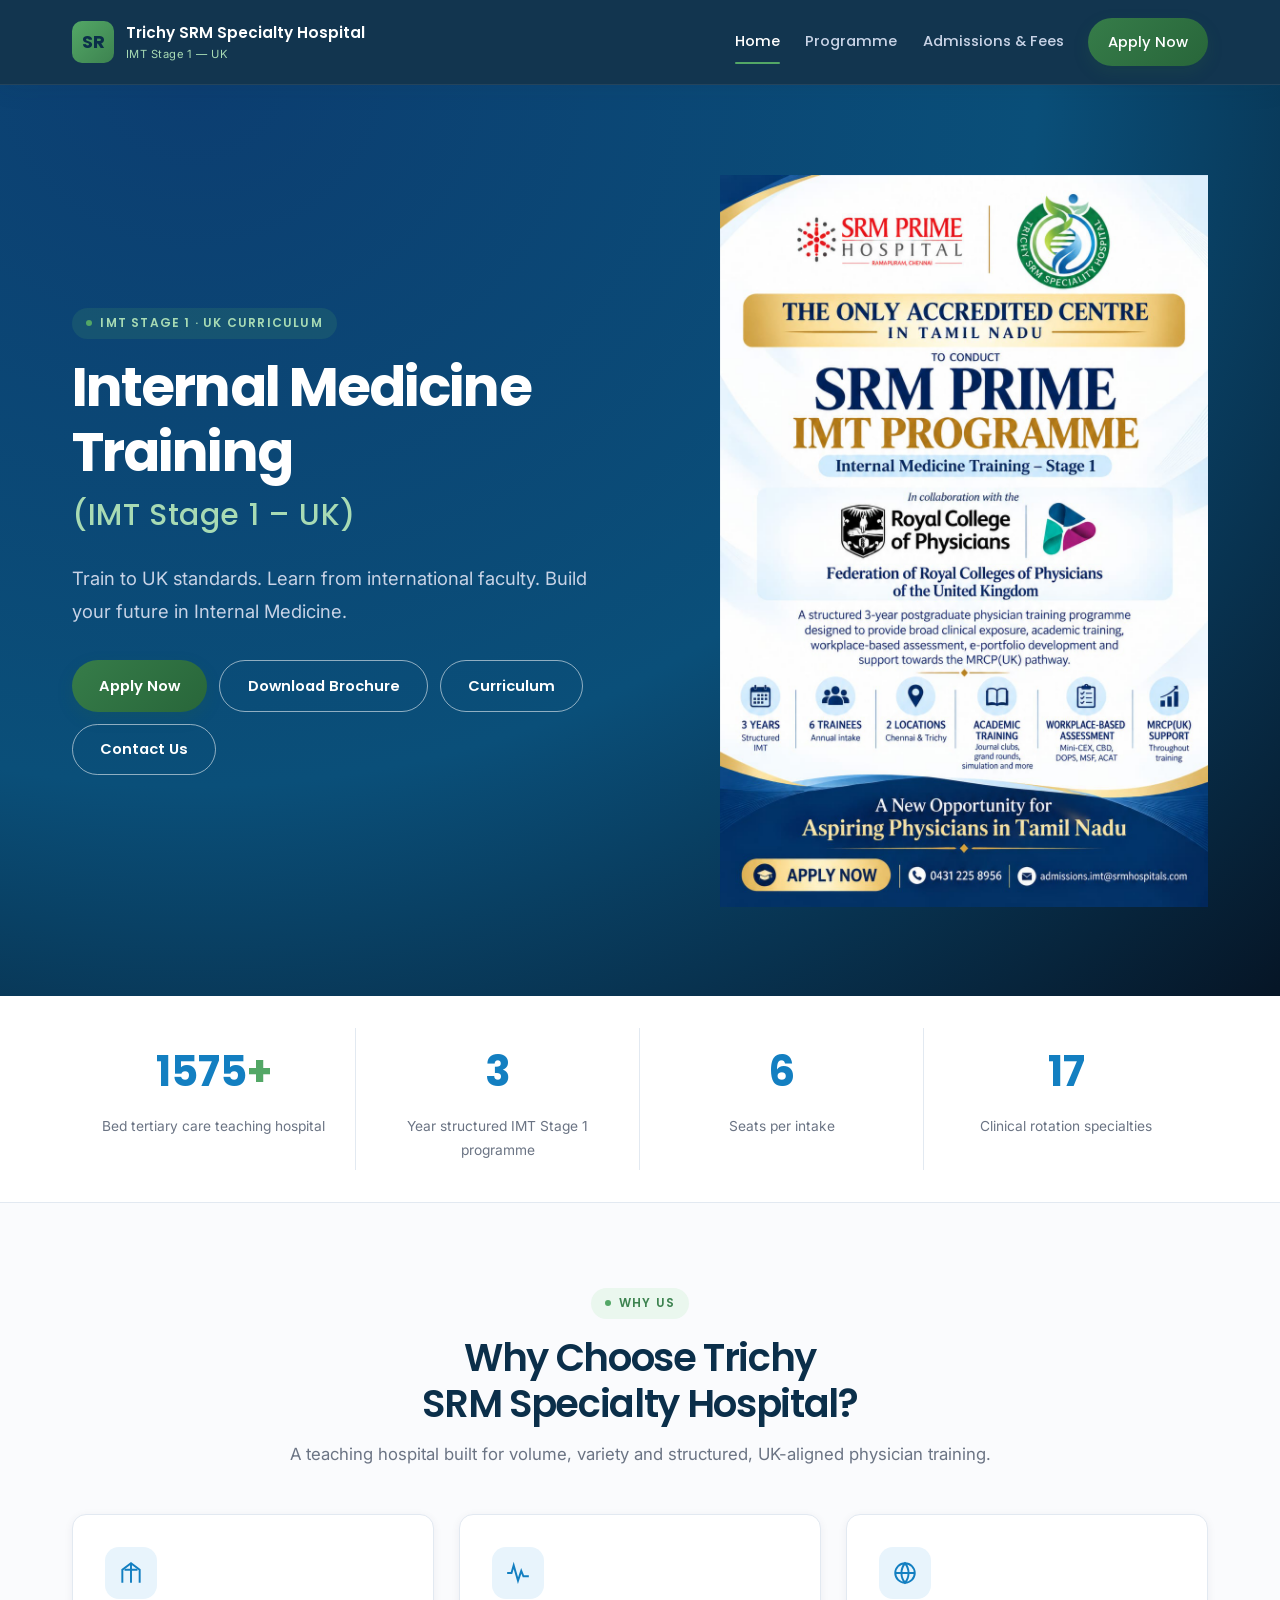
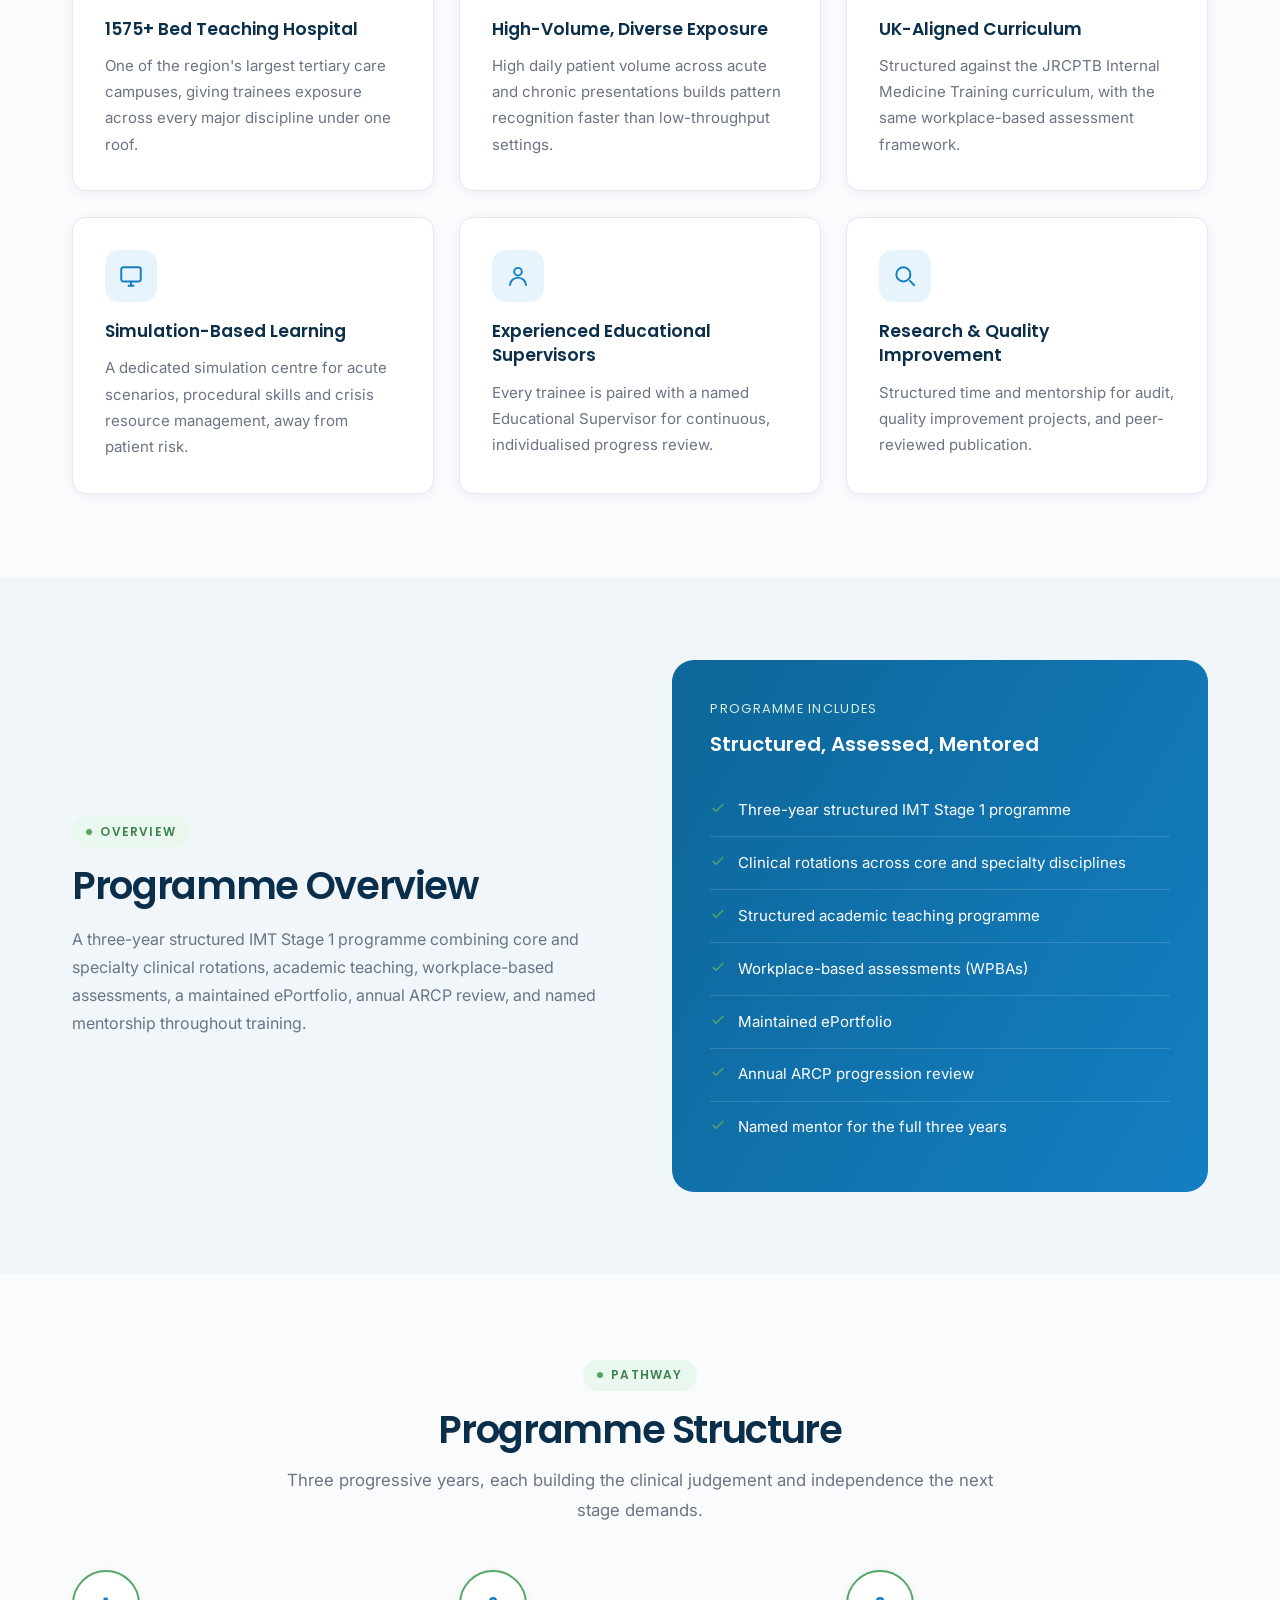
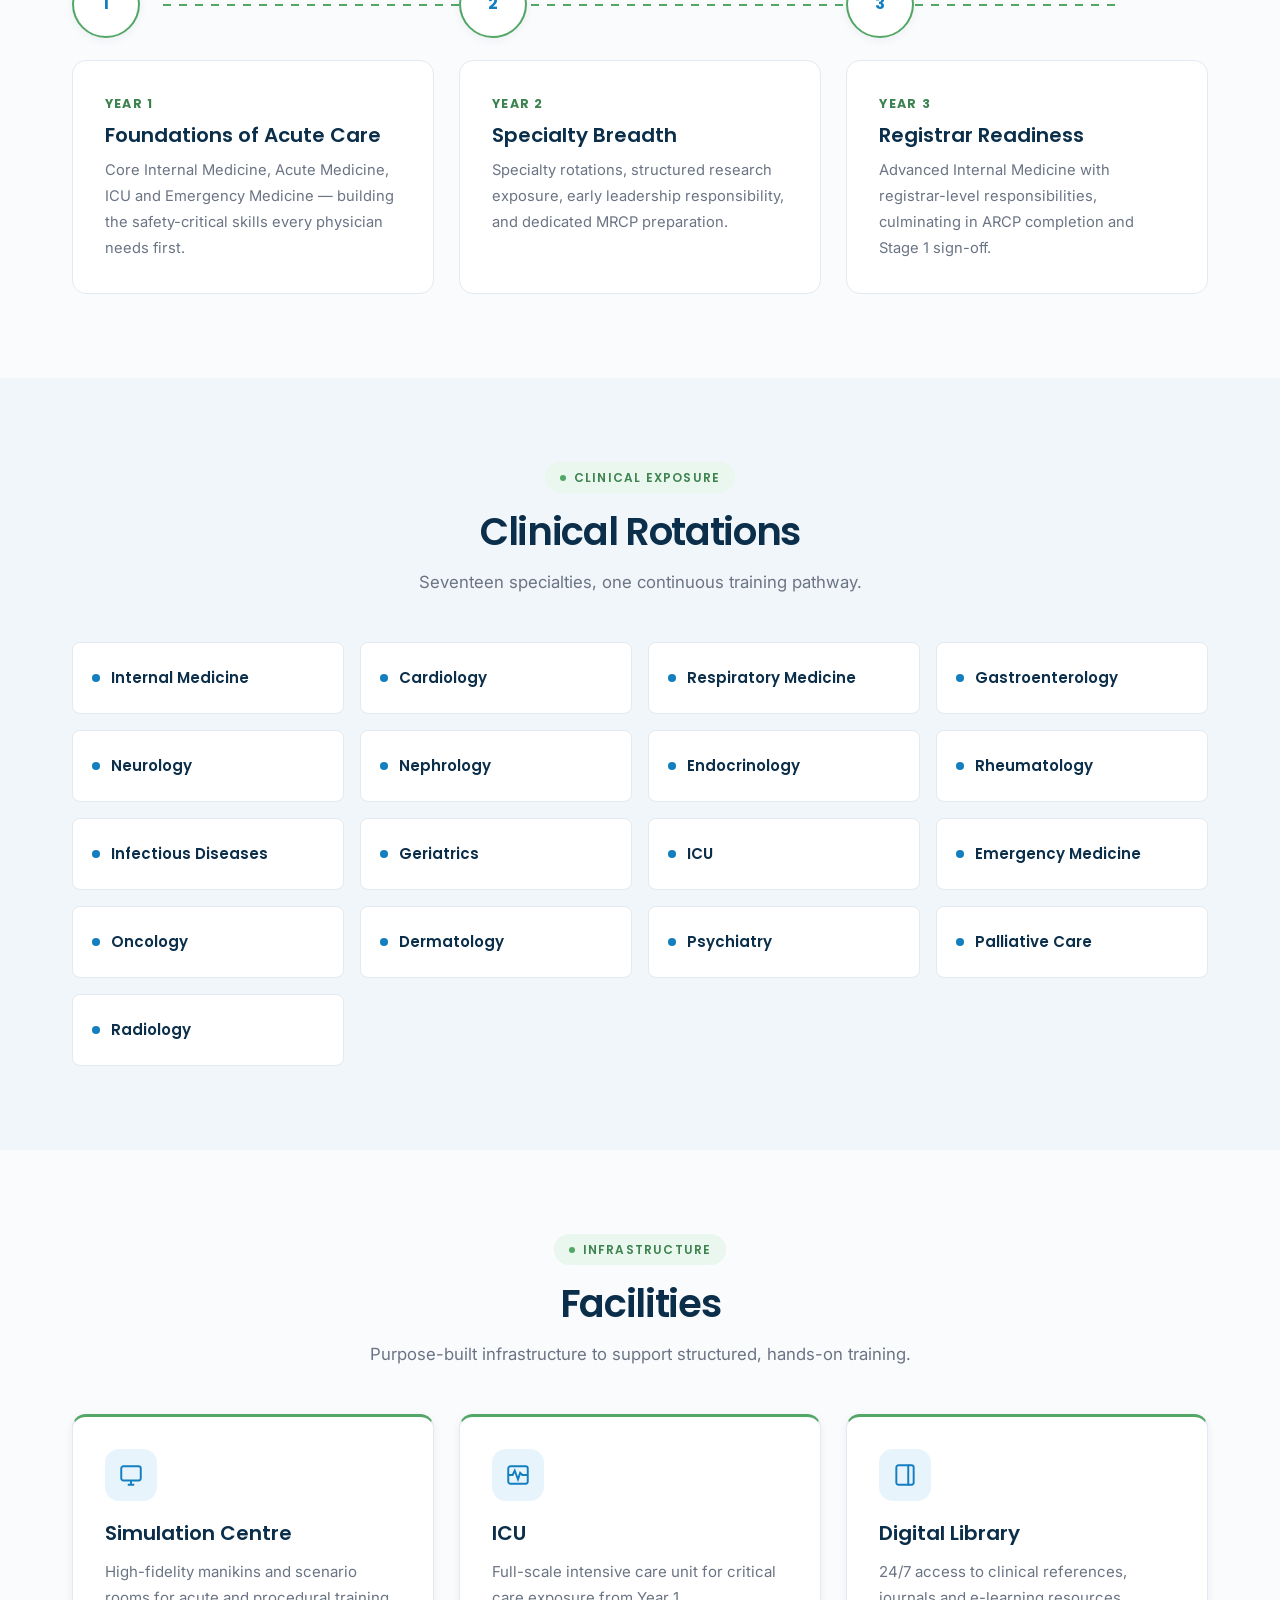
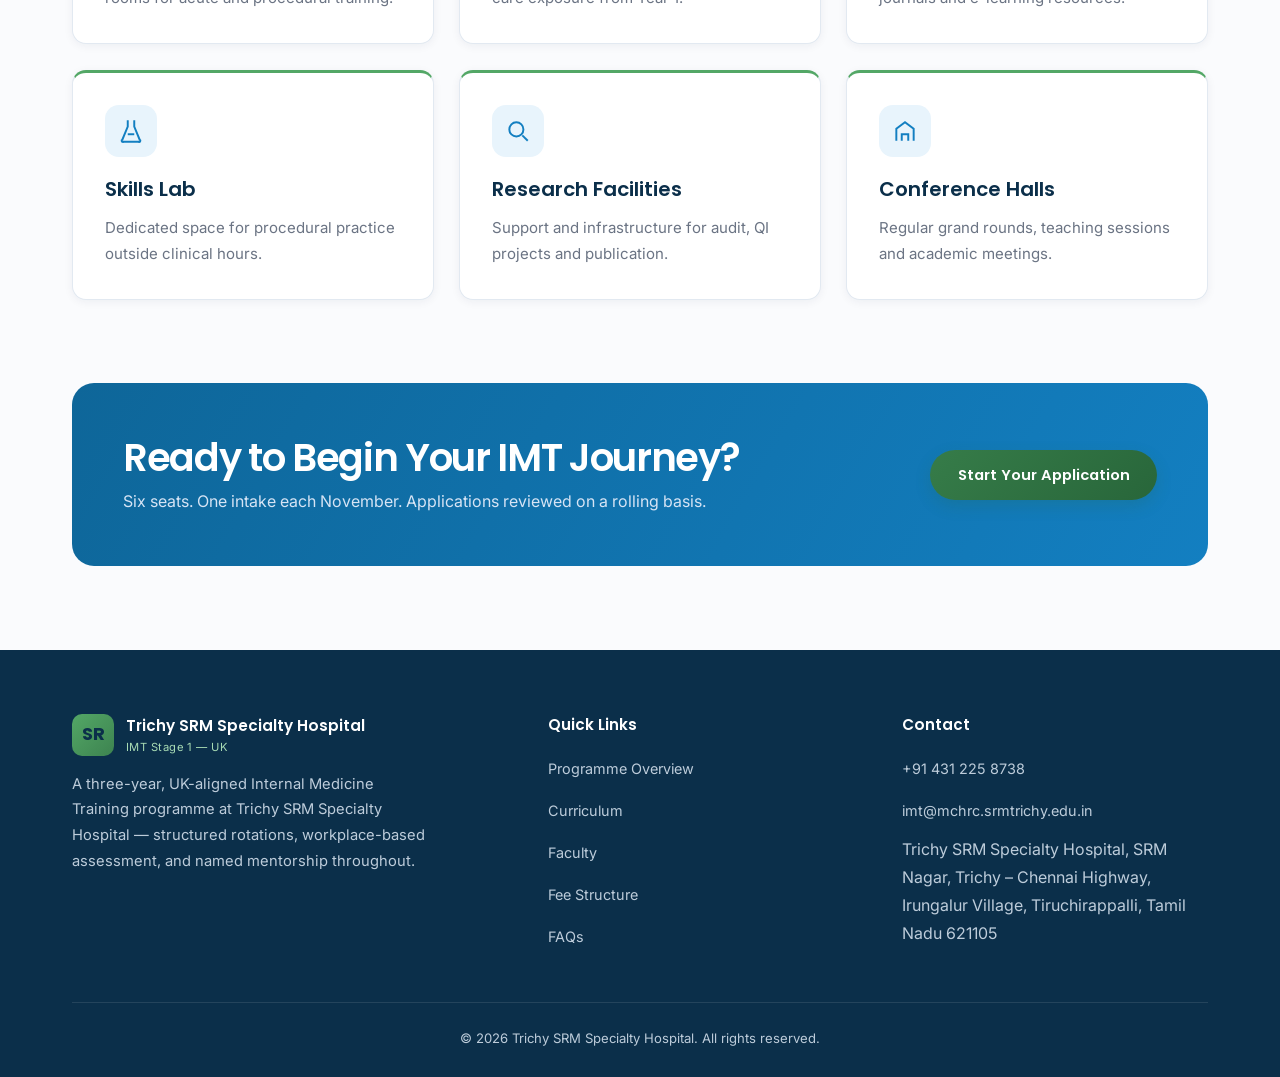
<file: index.html>
<!DOCTYPE html>
<html lang="en">
<head>
<meta charset="UTF-8" />
<meta name="viewport" content="width=device-width, initial-scale=1.0" />
<title>Internal Medicine Training (IMT Stage 1 – UK) | Trichy SRM Specialty Hospital</title>
<meta name="description" content="A three-year, UK-aligned Internal Medicine Training programme at Trichy SRM Specialty Hospital. Structured rotations, workplace-based assessment, MRCP preparation." />
<link rel="preconnect" href="https://fonts.googleapis.com">
<link rel="preconnect" href="https://fonts.gstatic.com" crossorigin>
<link href="https://fonts.googleapis.com/css2?family=Poppins:wght@500;600;700&family=Inter:wght@400;500;600&display=swap" rel="stylesheet">
<link rel="stylesheet" href="css/style.css" />
</head>
<body>

<div class="page-loader" id="pageLoader" aria-hidden="true">
  <div class="loader-panel">
    <div class="loader-ring"><div class="loader-mark">S</div></div>
    <div class="loader-text">Trichy SRM Specialty Hospital<span>IMT Stage 1 · UK</span></div>
    <div class="loader-bar"></div>
  </div>
</div>

<header class="site-header" id="site-header"></header>
<section class="hero" id="hero"></section>
<section class="stats-bar" id="stats"></section>
<section class="section" id="why-choose"></section>
<section class="section section-alt" id="overview"></section>
<section class="section" id="structure"></section>
<section class="section section-alt" id="rotations"></section>
<section class="section" id="facilities"></section>
<section class="section" id="cta-1"></section>
<footer class="site-footer" id="site-footer"></footer>
<a href="admissions.html#apply" class="btn btn-gold sticky-apply" id="sticky-apply" data-apply-trigger>Apply Now</a>

<script src="js/content.js"></script>
<script src="js/main.js"></script>
<script>
  renderHeader('index.html');
  renderFooter();
  renderHero();
  renderStats();
  renderWhyChoose();
  renderOverview();
  renderStructure();
  renderRotations();
  renderFacilities();
  renderCtaBanner('cta-1', 'Ready to Begin Your IMT Journey?', 'Six seats. One intake each November. Applications reviewed on a rolling basis.', 'Start Your Application', 'admissions.html#apply');
</script>
</body>
</html>
</file>
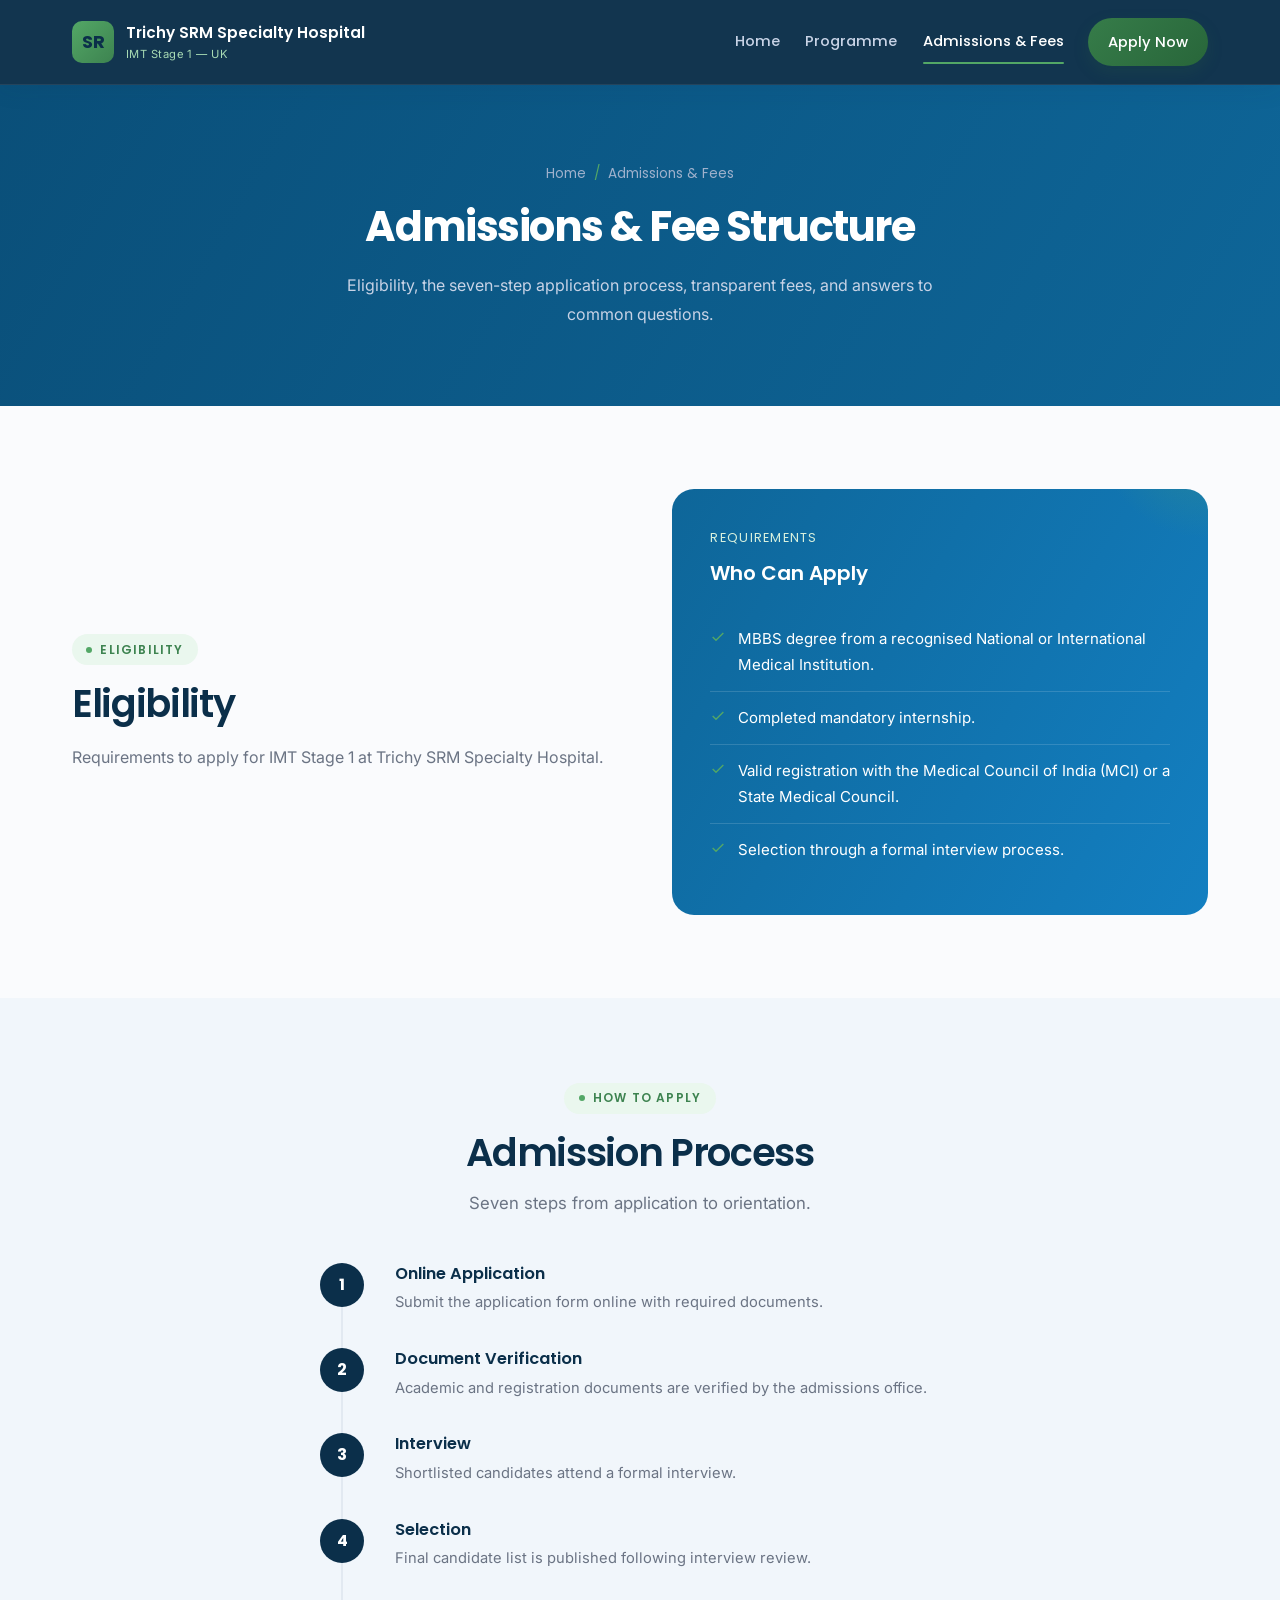
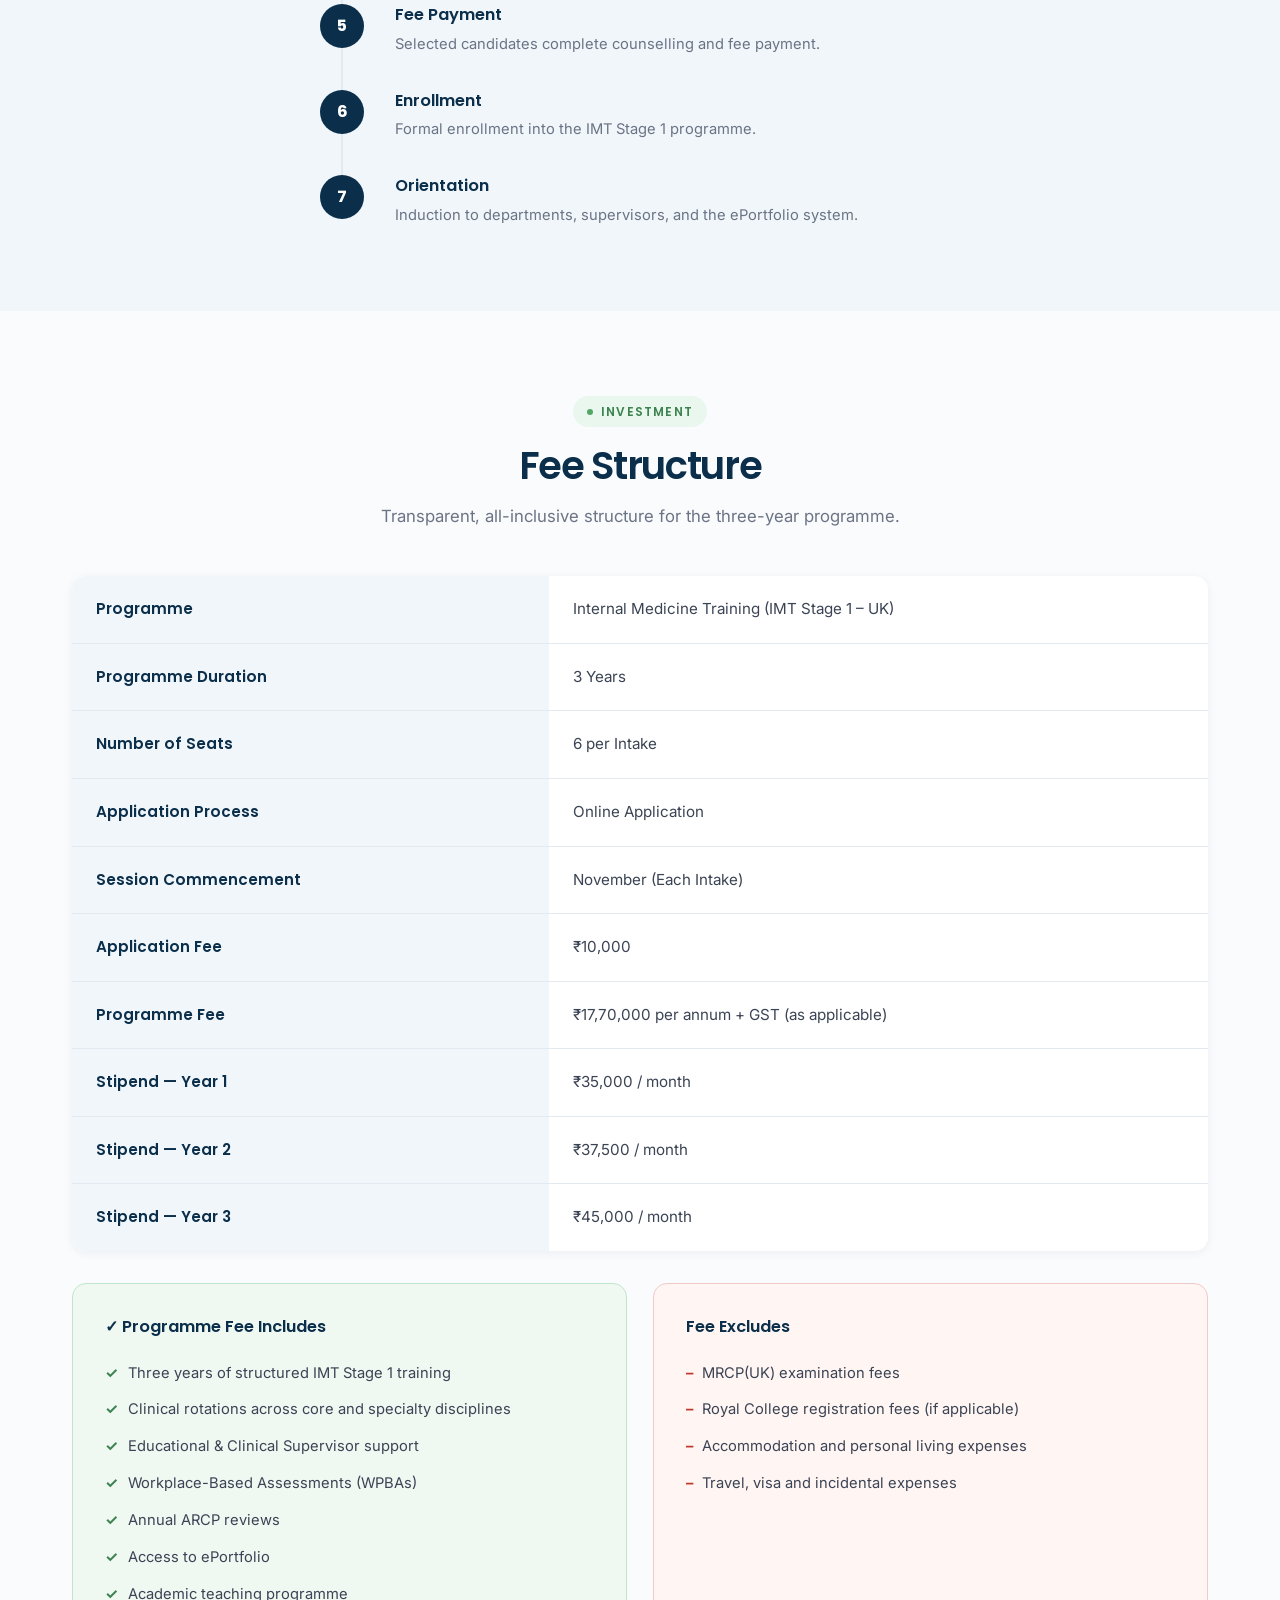
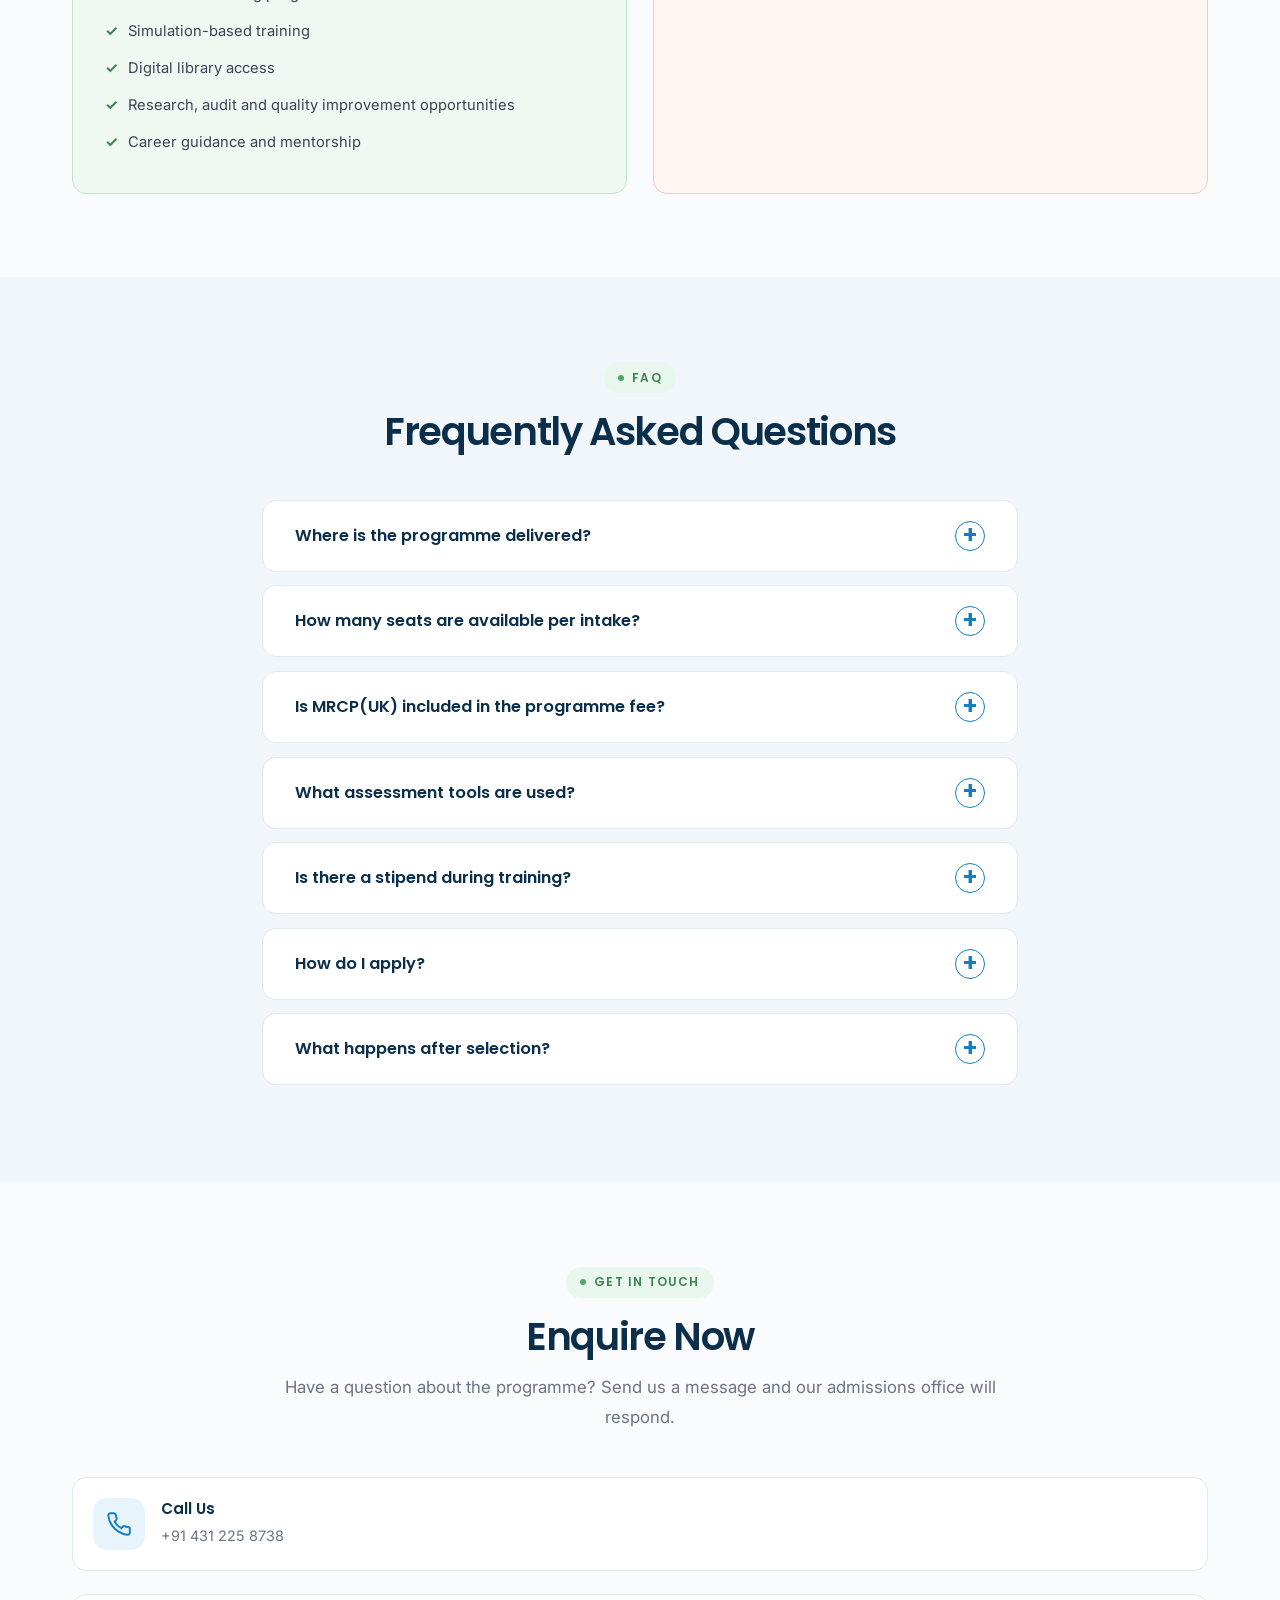
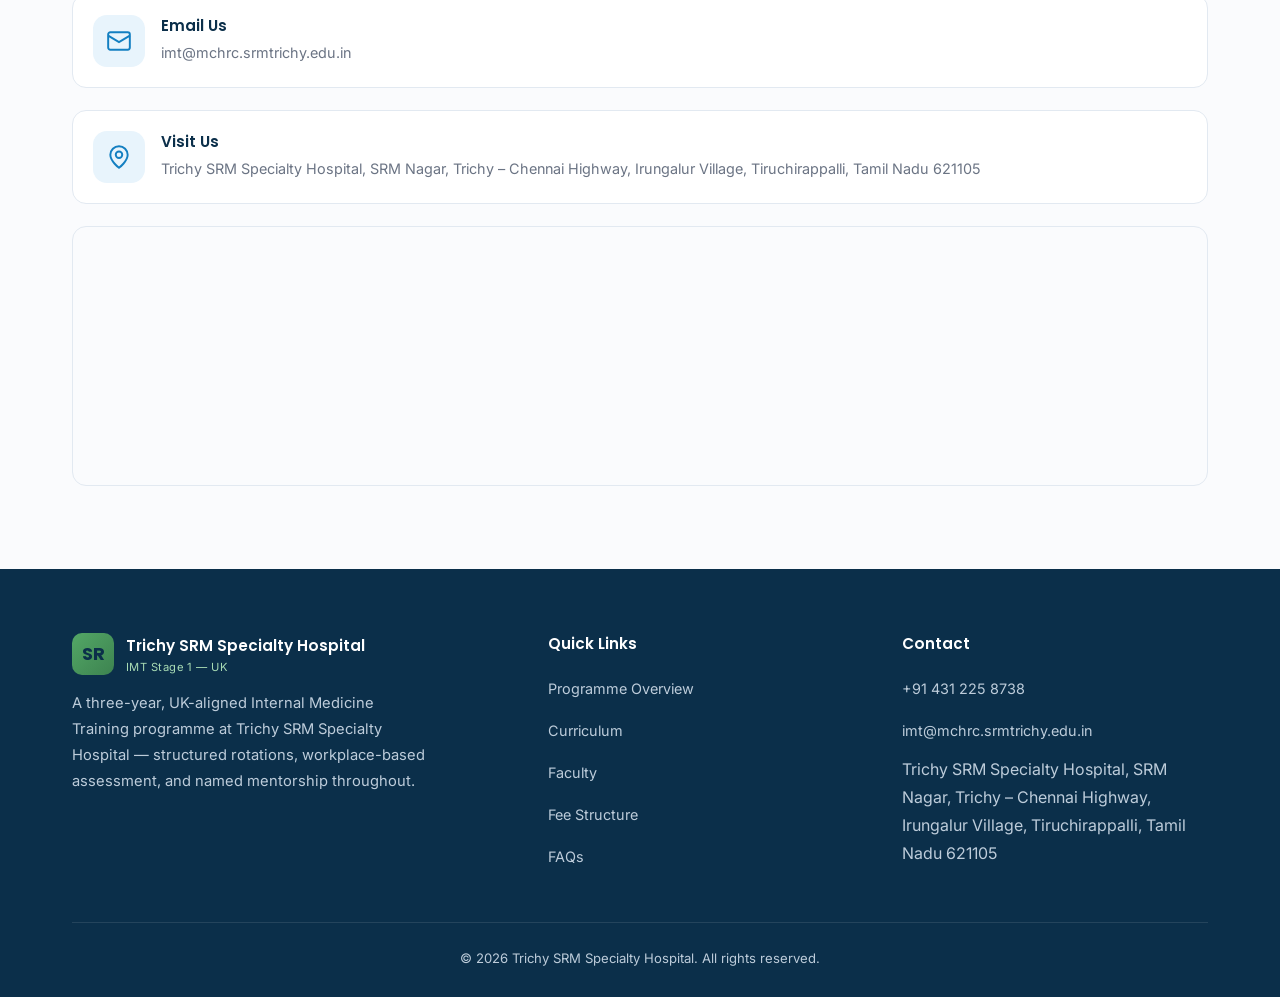
<file: admissions.html>
<!DOCTYPE html>
<html lang="en">
<head>
<meta charset="UTF-8" />
<meta name="viewport" content="width=device-width, initial-scale=1.0" />
<title>Admissions & Fee Structure | IMT Stage 1 – Trichy SRM Specialty Hospital</title>
<meta name="description" content="Eligibility, admission process, fee structure and stipend details for the IMT Stage 1 programme at Trichy SRM Specialty Hospital. Apply now." />
<link rel="preconnect" href="https://fonts.googleapis.com">
<link rel="preconnect" href="https://fonts.gstatic.com" crossorigin>
<link href="https://fonts.googleapis.com/css2?family=Poppins:wght@500;600;700&family=Inter:wght@400;500;600&display=swap" rel="stylesheet">
<link rel="stylesheet" href="css/style.css" />
</head>
<body>

<header class="site-header" id="site-header"></header>

<section class="page-hero">
  <div class="container">
    <div class="breadcrumb"><a href="index.html" style="color:#9FB1CC">Home</a><span class="sep">/</span><span>Admissions &amp; Fees</span></div>
    <h1 id="apply">Admissions &amp; Fee Structure</h1>
    <p>Eligibility, the seven-step application process, transparent fees, and answers to common questions.</p>
  </div>
</section>

<section class="section" id="eligibility"></section>

<section class="section section-alt" id="process" style="scroll-margin-top:80px;">
  <div id="admission-process"></div>
</section>

<section class="section" id="fees" style="scroll-margin-top:80px;"></section>

<section class="section section-alt" id="faq" style="scroll-margin-top:80px;"></section>

<section class="section" id="contact" style="scroll-margin-top:80px;"></section>

<footer class="site-footer" id="site-footer"></footer>

<a href="#contact" class="btn btn-gold sticky-apply" id="sticky-apply">Enquire Now</a>

<script src="js/content.js"></script>
<script src="js/main.js"></script>
<script>
  renderHeader('admissions.html');
  renderFooter();
  renderEligibility();
  renderAdmissionProcess();
  renderFees();
  renderFaq();
  renderContact();
</script>
</body>
</html>
</file>
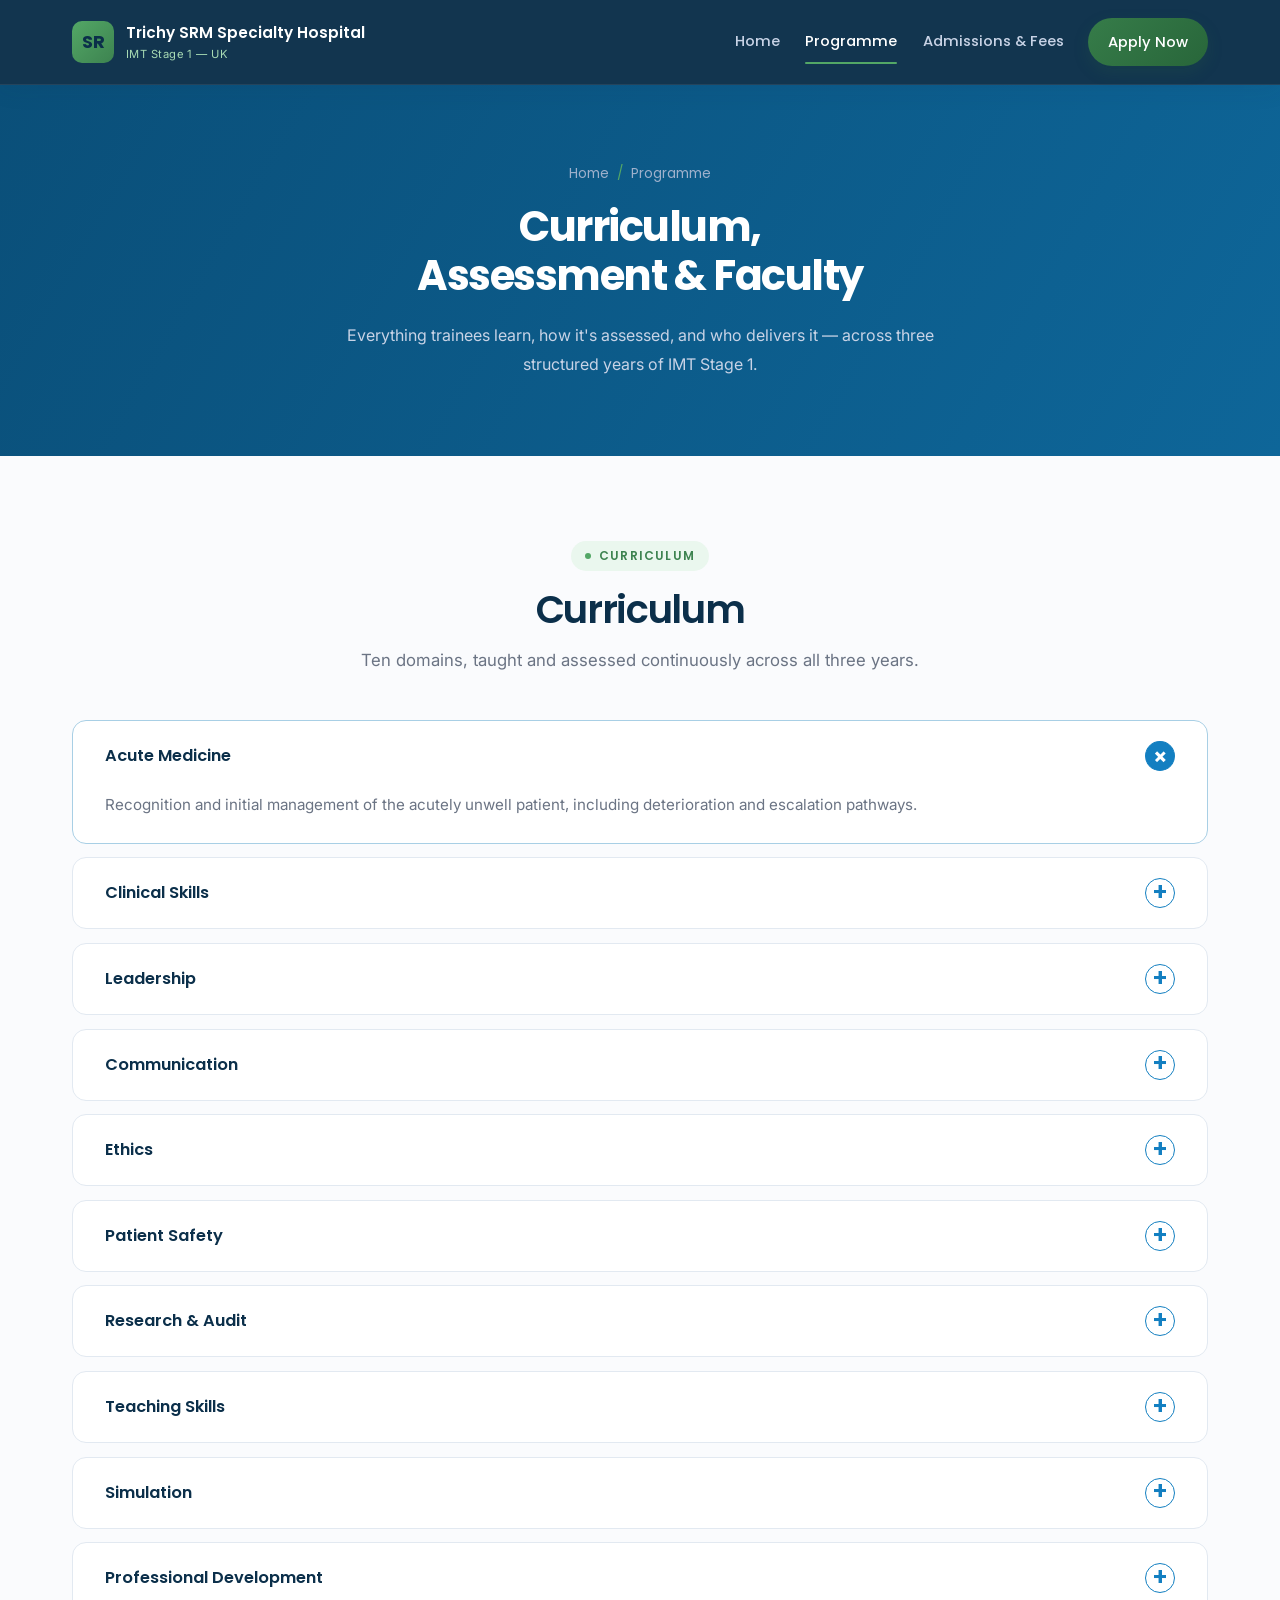
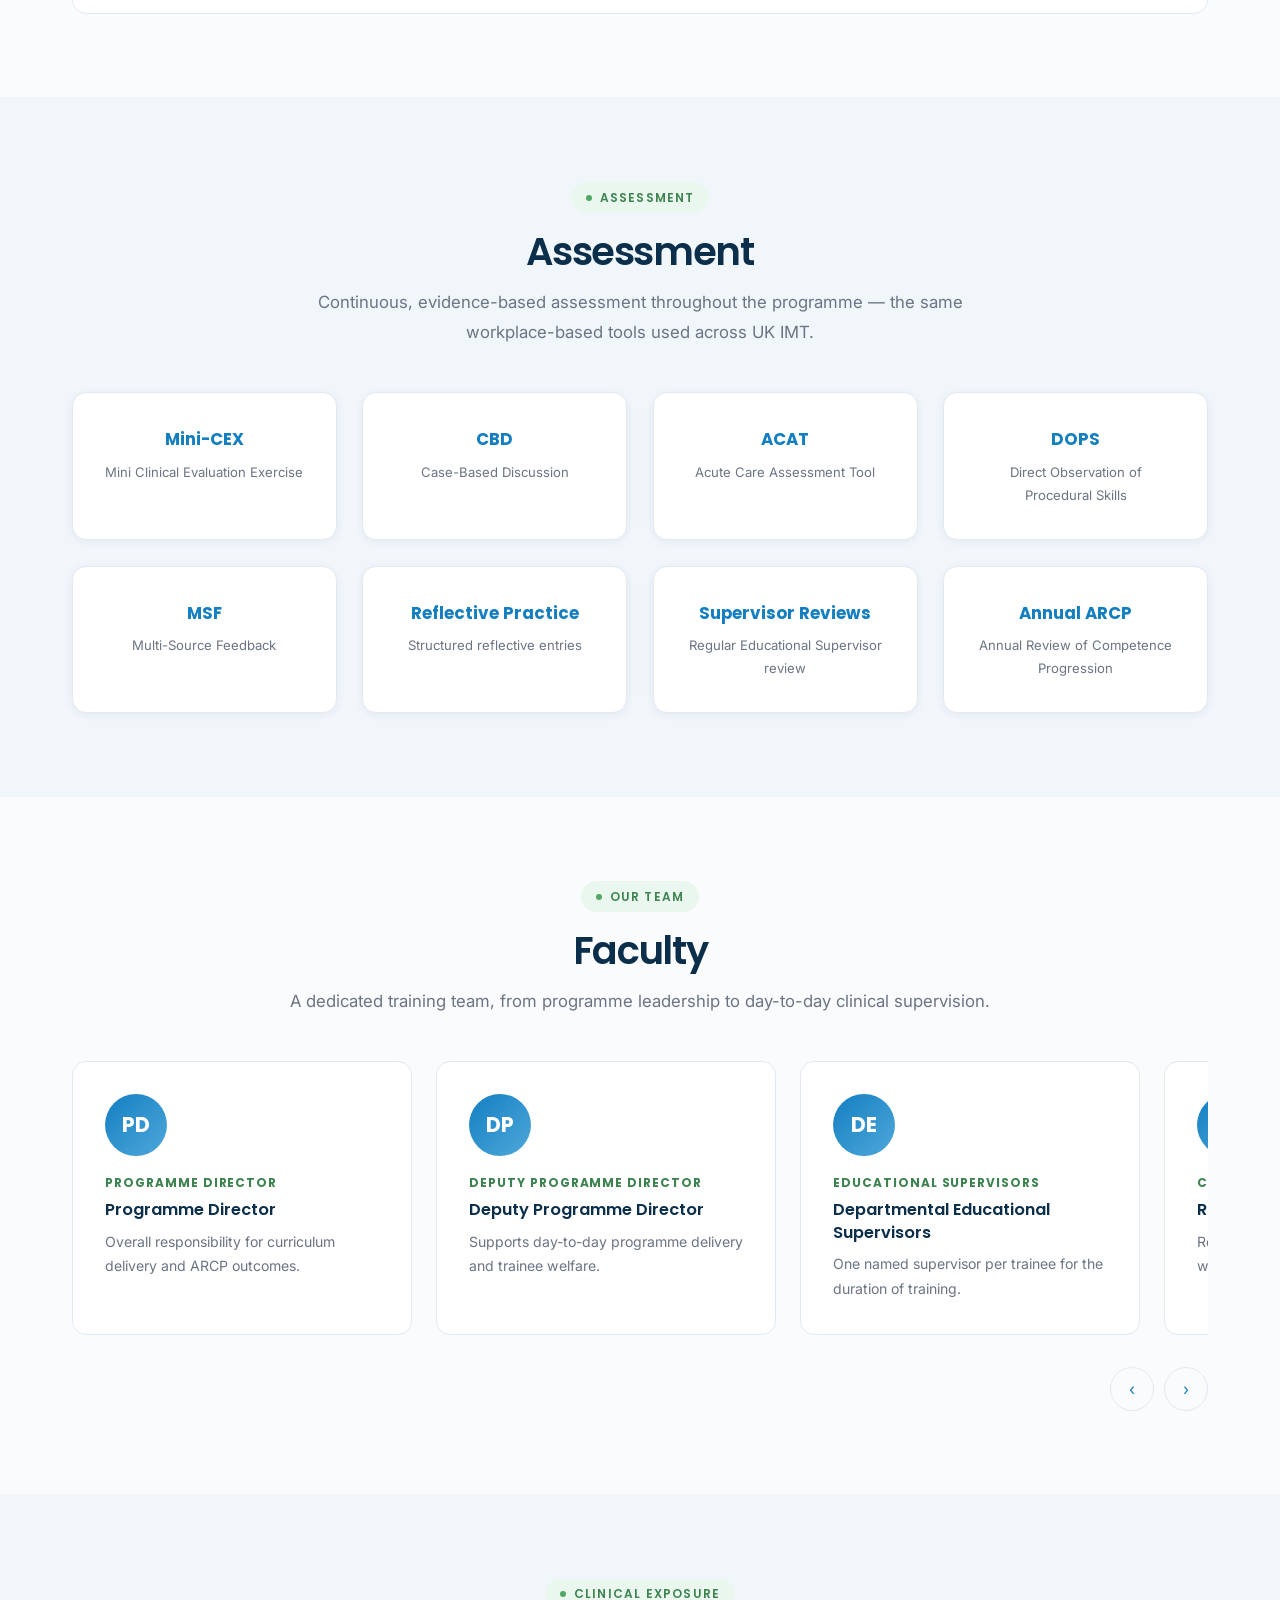
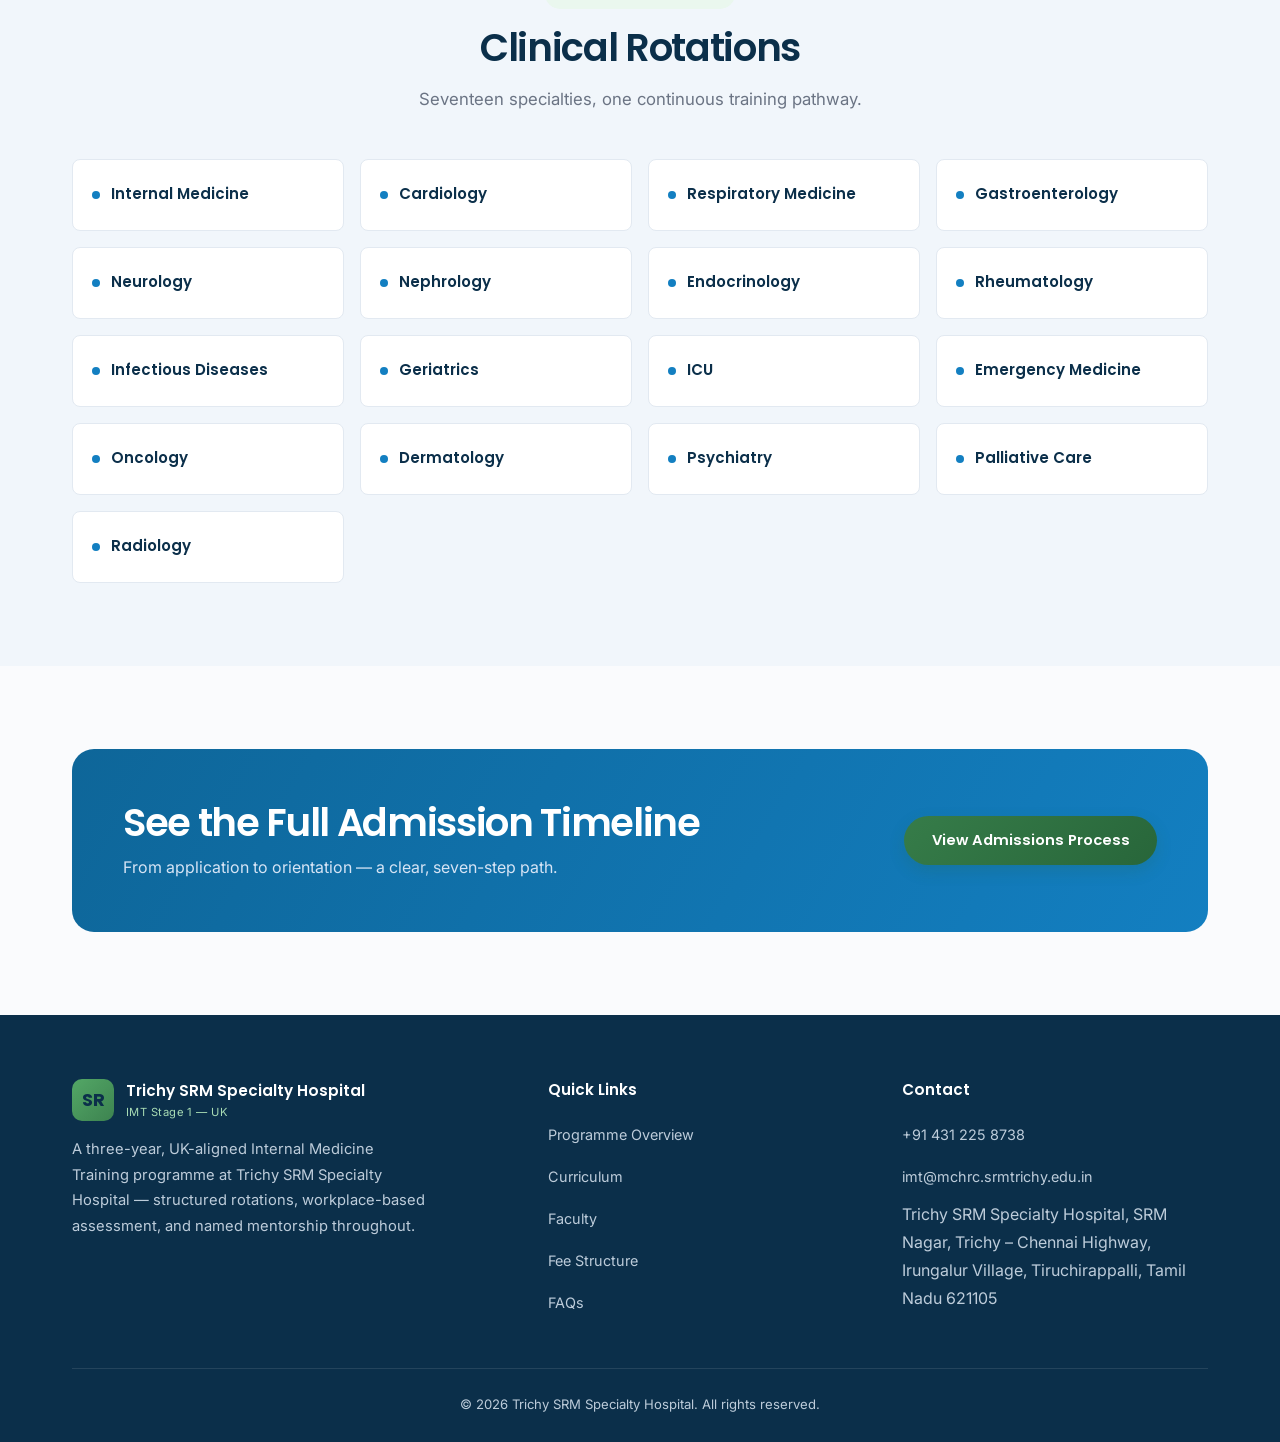
<file: programme.html>
<!DOCTYPE html>
<html lang="en">
<head>
<meta charset="UTF-8" />
<meta name="viewport" content="width=device-width, initial-scale=1.0" />
<title>Programme, Curriculum & Faculty | IMT Stage 1 – Trichy SRM Specialty Hospital</title>
<meta name="description" content="Explore the IMT Stage 1 curriculum, workplace-based assessment methods and training faculty at Trichy SRM Specialty Hospital." />
<link rel="preconnect" href="https://fonts.googleapis.com">
<link rel="preconnect" href="https://fonts.gstatic.com" crossorigin>
<link href="https://fonts.googleapis.com/css2?family=Poppins:wght@500;600;700&family=Inter:wght@400;500;600&display=swap" rel="stylesheet">
<link rel="stylesheet" href="css/style.css" />
</head>
<body>

<header class="site-header" id="site-header"></header>

<section class="page-hero">
  <div class="container">
    <div class="breadcrumb"><a href="index.html" style="color:#9FB1CC">Home</a><span class="sep">/</span><span>Programme</span></div>
    <h1>Curriculum, Assessment &amp; Faculty</h1>
    <p>Everything trainees learn, how it's assessed, and who delivers it — across three structured years of IMT Stage 1.</p>
  </div>
</section>

<section class="section" id="curriculum"></section>

<section class="section section-alt" id="assessment"></section>

<section class="section" id="faculty"></section>

<section class="section section-alt" id="rotations"></section>

<section class="section" id="cta-1"></section>

<footer class="site-footer" id="site-footer"></footer>

<a href="admissions.html#apply" class="btn btn-gold sticky-apply" id="sticky-apply" data-apply-trigger>Apply Now</a>

<script src="js/content.js"></script>
<script src="js/main.js"></script>
<script>
  renderHeader('programme.html');
  renderFooter();
  renderCurriculum();
  renderAssessment();
  renderFaculty();
  renderRotations();
  renderCtaBanner('cta-1', 'See the Full Admission Timeline', 'From application to orientation — a clear, seven-step path.', 'View Admissions Process', 'admissions.html#process');
</script>
</body>
</html>
</file>
<file: css/style.css>
/* ======================================================================
   SRM IMT — DESIGN TOKENS
   Primary: Sky Blue #137FC1 · Accent: Leaf Green #53A766
   Headings: Poppins · Body: Inter
   ====================================================================== */

:root {
  /* Colour */
  --c-primary: #137FC1;
  --c-primary-dark: #0E6699;
  --c-primary-darker: #0A4F79;
  --c-primary-light: #E8F4FC;
  --c-primary-mid: #4FA8DA;
  --c-gold: #53A766;
  --c-gold-light: #EAF7EE;
  --c-gold-dark: #3D8350;
  --c-navy: #0B2F4A;
  --c-ink: #131B2E;
  --c-text: #3B4454;
  --c-text-muted: #6B7484;
  --c-white: #FFFFFF;
  --c-bg: #FAFBFD;
  --c-bg-alt: #F1F6FB;
  --c-line: #E2E9F1;
  --c-success: #3D8350;

  /* Type */
  --f-head: 'Poppins', sans-serif;
  --f-body: 'Inter', sans-serif;

  /* Scale */
  --radius-sm: 8px;
  --radius-md: 14px;
  --radius-lg: 22px;
  --radius-pill: 999px;

  --shadow-sm: 0 2px 10px rgba(11, 37, 69, 0.06);
  --shadow-md: 0 10px 30px rgba(11, 37, 69, 0.10);
  --shadow-lg: 0 20px 55px rgba(11, 37, 69, 0.16);
  --shadow-gold: 0 10px 24px rgba(83, 167, 102, 0.30);

  --container: 1200px;
  --section-pad: clamp(3.5rem, 7vw, 6.5rem);
  --transition: 0.25s cubic-bezier(.4,0,.2,1);
}

@media (prefers-reduced-motion: reduce) {
  * { animation-duration: 0.001ms !important; animation-iteration-count: 1 !important; transition-duration: 0.001ms !important; scroll-behavior: auto !important; }
}

/* ---------- Reset ---------- */
* { box-sizing: border-box; margin: 0; padding: 0; }
html { scroll-behavior: smooth; }
body {
  font-family: var(--f-body);
  color: var(--c-text);
  background: var(--c-bg);
  line-height: 1.65;
  font-size: 16px;
  overflow-x: hidden;
}
img { max-width: 100%; display: block; }
a { color: inherit; text-decoration: none; }
ul { list-style: none; }
button { font: inherit; cursor: pointer; border: none; background: none; }
:focus-visible { outline: 3px solid var(--c-gold); outline-offset: 2px; }

h1, h2, h3, h4 { font-family: var(--f-head); color: var(--c-navy); line-height: 1.2; font-weight: 600; }
h1 { font-size: clamp(2.1rem, 4.6vw, 3.4rem); font-weight: 700; }
h2 { font-size: clamp(1.7rem, 3.2vw, 2.4rem); }
h3 { font-size: 1.25rem; }
p { color: var(--c-text); }

.container { max-width: var(--container); margin: 0 auto; padding: 0 1.5rem; }
.section { padding: var(--section-pad) 0; }
.section-alt { background: var(--c-bg-alt); }
.section-navy { background: var(--c-navy); color: #C8D3E6; }
.section-navy h2, .section-navy h3 { color: var(--c-white); }

.eyebrow {
  display: inline-flex;
  align-items: center;
  gap: 0.5rem;
  font-family: var(--f-head);
  font-size: 0.75rem;
  font-weight: 600;
  letter-spacing: 0.14em;
  text-transform: uppercase;
  color: var(--c-gold-dark);
  background: var(--c-gold-light);
  padding: 0.4rem 0.9rem;
  border-radius: var(--radius-pill);
  margin-bottom: 1rem;
}
.eyebrow::before { content: ''; width: 6px; height: 6px; border-radius: 50%; background: var(--c-gold); }

.section-head { max-width: 720px; margin-bottom: 3rem; }
.section-head.center { margin-left: auto; margin-right: auto; text-align: center; }
.section-head p { color: var(--c-text-muted); font-size: 1.05rem; margin-top: 0.75rem; }

.btn {
  display: inline-flex;
  align-items: center;
  gap: 0.5rem;
  padding: 0.85rem 1.7rem;
  min-height: 44px;
  border-radius: var(--radius-pill);
  font-family: var(--f-head);
  font-weight: 600;
  font-size: 0.92rem;
  transition: transform var(--transition), box-shadow var(--transition), background var(--transition), color var(--transition);
  white-space: nowrap;
}
.btn-gold {
  background: linear-gradient(135deg, var(--c-gold) 0%, var(--c-gold-dark) 100%);
  color: var(--c-navy);
  box-shadow: var(--shadow-gold);
}
.btn-gold:hover { transform: translateY(-2px); box-shadow: 0 14px 30px rgba(212,175,55,0.4); }
.btn-outline {
  border: 1.5px solid rgba(255,255,255,0.55);
  color: var(--c-white);
}
.btn-outline:hover { background: rgba(255,255,255,0.12); }
.btn-outline-navy {
  border: 1.5px solid var(--c-primary);
  color: var(--c-primary);
}
.btn-outline-navy:hover { background: var(--c-primary-light); }
.btn-block { width: 100%; justify-content: center; }

/* ---------- Header ---------- */
.site-header {
  position: sticky;
  top: 0;
  z-index: 500;
  background: #064e9ceb;
  backdrop-filter: blur(10px);
  border-bottom: 1px solid rgba(255,255,255,0.08);
}
.nav-wrap {
  display: flex;
  align-items: center;
  justify-content: space-between;
  padding: 0.85rem 1.5rem;
  max-width: var(--container);
  margin: 0 auto;
}
.brand { display: flex; align-items: center; gap: 0.7rem; color: var(--c-white); }
.brand-mark {
  width: 42px; height: 42px; border-radius: 10px;
  background: linear-gradient(135deg, var(--c-gold), var(--c-gold-dark));
  display: flex; align-items: center; justify-content: center;
  font-family: var(--f-head); font-weight: 700; color: var(--c-navy); font-size: 1.1rem;
  flex-shrink: 0;
}
.brand-text { display: flex; flex-direction: column; line-height: 1.2; }
.brand-text .name { font-family: var(--f-head); font-weight: 600; font-size: 0.95rem; }
.brand-text .sub { font-size: 0.7rem; color: var(--c-gold); letter-spacing: 0.04em; }

.main-nav { display: flex; align-items: center; gap: 2rem; }
.main-nav ul { display: flex; gap: 1.9rem; }
.main-nav a {
  color: #C8D3E6; font-family: var(--f-head); font-size: 0.92rem; font-weight: 500;
  position: relative; padding: 0.3rem 0; transition: color var(--transition);
}
.main-nav a:hover, .main-nav a.active { color: var(--c-white); }
.main-nav a.active::after {
  content: ''; position: absolute; left: 0; right: 0; bottom: -4px; height: 2px; background: var(--c-gold);
}
.nav-cta { display: flex; align-items: center; gap: 1rem; }
.nav-cta .btn{padding:3px 12px;}
.nav-toggle {
  display: none; flex-direction: column; gap: 5px; width: 26px;
}
.nav-toggle span { display: block; height: 2px; background: var(--c-white); border-radius: 2px; transition: var(--transition); }

/* ---------- Hero ---------- */
.hero {
  position: relative;
  background: radial-gradient(120% 140% at 15% 0%, #0C3E71 0%, var(--c-primary-darker) 55%, #061627 100%);
  color: var(--c-white);
  overflow: hidden;
  padding: clamp(3rem, 8vw, 6rem) 0 clamp(3rem, 6vw, 5rem);
}
.hero-grid {
  display: grid;
  grid-template-columns: 1.1fr 0.9fr;
  gap: 3rem;
  align-items: center;
}
.hero .eyebrow { background: rgba(83,167,102,0.16); color: var(--c-gold); }
.hero h1 { color: var(--c-white); }
.hero h1 .accent { display: block; color: var(--c-gold); font-size: 0.55em; font-weight: 500; margin-top: 0.5rem; letter-spacing: 0.02em; }
.hero p.lede { font-size: 1.15rem; color: #C8D3E6; margin: 1.5rem 0 2.2rem; max-width: 46ch; }
.hero-ctas { display: flex; flex-wrap: wrap; gap: 0.9rem; }

.pulse-wrap {
  position: relative;
  display: flex;
  align-items: center;
  justify-content: center;
}

/* ---------- Stats ---------- */
.stats-bar {
  background: var(--c-white);
  border-bottom: 1px solid var(--c-line);
}
.stats-grid {
  display: grid;
  grid-template-columns: repeat(4, 1fr);
  gap: 1rem;
  padding: 2.5rem 0;
}
.stat { text-align: center; border-right: 1px solid var(--c-line); }
.stat:last-child { border-right: none; }
.stat .num {
  font-family: var(--f-head); font-weight: 700; font-size: clamp(1.9rem, 3.4vw, 2.6rem);
  color: var(--c-primary);
}
.stat .num .plus { color: var(--c-gold); }
.stat .lbl { color: var(--c-text-muted); font-size: 0.86rem; margin-top: 0.3rem; }

/* ---------- Why choose / feature cards ---------- */
.feature-grid {
  display: grid;
  grid-template-columns: repeat(3, 1fr);
  gap: 1.6rem;
}
.feature-card {
  background: var(--c-white);
  border: 1px solid var(--c-line);
  border-radius: var(--radius-md);
  padding: 2rem 1.7rem;
  transition: transform var(--transition), box-shadow var(--transition), border-color var(--transition);
}
.feature-card:hover { transform: translateY(-5px); box-shadow: var(--shadow-md); border-color: transparent; }
.icon-badge {
  width: 52px; height: 52px; border-radius: 14px;
  background: var(--c-primary-light);
  display: flex; align-items: center; justify-content: center;
  margin-bottom: 1.1rem;
  color: var(--c-primary);
}
.icon-badge svg { width: 26px; height: 26px; }
.feature-card h3 { margin-bottom: 0.5rem; font-size: 1.08rem; }
.feature-card p { font-size: 0.94rem; color: var(--c-text-muted); }

/* ---------- Overview split ---------- */
.overview-split {
  display: grid;
  grid-template-columns: 1fr 1fr;
  gap: 3.5rem;
  align-items: center;
}
.overview-visual {
  background: linear-gradient(155deg, var(--c-primary) 0%, var(--c-primary-darker) 100%);
  border-radius: var(--radius-lg);
  padding: 2.5rem;
  color: var(--c-white);
  position: relative;
  overflow: hidden;
}
.overview-visual::after {
  content: ''; position: absolute; inset: -40% -20% auto auto; width: 220px; height: 220px;
  background: radial-gradient(circle, rgba(83,167,102,0.35), transparent 70%);
}
.overview-visual .cap { font-family: var(--f-head); font-size: 0.8rem; letter-spacing: 0.1em; text-transform: uppercase; color: var(--c-gold); margin-bottom: 0.6rem; }
.overview-points { margin-top: 1.6rem; }
.overview-points li {
  display: flex; align-items: flex-start; gap: 0.7rem;
  padding: 0.55rem 0; border-bottom: 1px solid rgba(255,255,255,0.14);
  font-size: 0.94rem;
}
.overview-points li:last-child { border-bottom: none; }
.overview-points svg { flex-shrink: 0; margin-top: 3px; width: 16px; height: 16px; color: var(--c-gold); }

/* ---------- Timeline (signature element) ---------- */
.timeline {
  position: relative;
  display: grid;
  grid-template-columns: repeat(3, 1fr);
  gap: 2rem;
  margin-top: 2rem;
}
.timeline::before {
  content: '';
  position: absolute;
  top: 34px; left: 8%; right: 8%; height: 2px;
  background: repeating-linear-gradient(to right, var(--c-gold) 0, var(--c-gold) 8px, transparent 8px, transparent 16px);
  z-index: 0;
}
.timeline-item { position: relative; z-index: 1; }
.timeline-node {
  width: 68px; height: 68px; border-radius: 50%;
  background: var(--c-white);
  border: 2px solid var(--c-gold);
  display: flex; align-items: center; justify-content: center;
  font-family: var(--f-head); font-weight: 700; color: var(--c-primary);
  margin-bottom: 1.4rem;
  box-shadow: var(--shadow-sm);
}
.timeline-card {
  background: var(--c-white);
  border: 1px solid var(--c-line);
  border-radius: var(--radius-md);
  padding: 1.6rem;
  height: 100%;
}
.timeline-card .yr { font-size: 0.78rem; letter-spacing: 0.1em; text-transform: uppercase; color: var(--c-gold-dark); font-family: var(--f-head); font-weight: 700; }
.timeline-card h3 { margin: 0.35rem 0 0.6rem; }
.timeline-card p { font-size: 0.92rem; color: var(--c-text-muted); }

/* ---------- Rotations ---------- */
.rotation-grid {
  display: grid;
  grid-template-columns: repeat(4,1fr);
  gap: 1rem;
}
.rotation-chip {
  background: var(--c-white);
  border: 1px solid var(--c-line);
  border-radius: var(--radius-sm);
  padding: 1.1rem 1.2rem;
  font-family: var(--f-head);
  font-weight: 600;
  font-size: 0.94rem;
  color: var(--c-navy);
  display: flex;
  align-items: center;
  gap: 0.7rem;
  transition: border-color var(--transition), background var(--transition);
}
.rotation-chip:hover { border-color: var(--c-gold); background: var(--c-gold-light); }
.rotation-chip .dot { width: 8px; height: 8px; border-radius: 50%; background: var(--c-primary); flex-shrink: 0; }

/* ---------- Facilities ---------- */
.facility-grid {
  display: grid;
  grid-template-columns: repeat(3, 1fr);
  gap: 1.6rem;
}
.facility-card {
  background: var(--c-white);
  border-radius: var(--radius-md);
  padding: 1.9rem;
  border-top: 3px solid var(--c-gold);
  box-shadow: var(--shadow-sm);
}

/* ---------- CTA banner ---------- */
.cta-banner {
  background: linear-gradient(120deg, var(--c-primary-dark), var(--c-primary));
  border-radius: var(--radius-lg);
  padding: 3rem;
  display: flex;
  align-items: center;
  justify-content: space-between;
  gap: 2rem;
  color: var(--c-white);
  flex-wrap: wrap;
}
.cta-banner h2 { color: var(--c-white); margin-bottom: 0.4rem; }
.cta-banner p { color: #D6E4F5; }

/* ---------- Curriculum accordion ---------- */
.accordion-list { border-top: 1px solid var(--c-line); }
.accordion-item { border-bottom: 1px solid var(--c-line); }
.accordion-trigger {
  width: 100%;
  display: flex; align-items: center; justify-content: space-between;
  padding:10px 20px;
  text-align: left;
  font-family: var(--f-head); font-weight: 600; font-size: 1.02rem; color: var(--c-navy);
}
.accordion-trigger .plus {
  width: 30px; height: 30px; border-radius: 50%;
  border: 1.5px solid var(--c-primary);
  display: flex; align-items: center; justify-content: center;
  margin-left: 1rem;
  font-size:24px;
  color: var(--c-primary);
  transition: transform var(--transition), background var(--transition), color var(--transition);
}
.accordion-item.open .accordion-trigger .plus { background: var(--c-primary); color: var(--c-white); transform: rotate(135deg); }
.accordion-panel { max-height: 0; overflow: hidden; transition: max-height 0.35s ease; }
.accordion-panel-inner {   padding:10px 20px;
color: var(--c-text-muted); font-size: 0.95rem; max-width: 68ch; }

/* ---------- Assessment ---------- */
.method-grid { display: grid; grid-template-columns: repeat(4, 1fr); gap: 1.2rem; }
.method-card {
  background: var(--c-white); border: 1px solid var(--c-line); border-radius: var(--radius-md);
  padding: 1.5rem; text-align: center;
}
.method-card .abbr { font-family: var(--f-head); font-weight: 700; color: var(--c-primary); font-size: 1.05rem; margin-bottom: 0.4rem; }
.method-card .full { font-size: 0.82rem; color: var(--c-text-muted); }

/* ---------- Faculty carousel ---------- */
.faculty-track-wrap { position: relative; }
.faculty-track {
  display: flex; gap: 1.5rem; overflow-x: auto; scroll-snap-type: x mandatory;
  padding-bottom: 1rem;
  scrollbar-width: thin;
  scrollbar-color: var(--c-gold) transparent;
}
.faculty-track::-webkit-scrollbar { height: 6px; }
.faculty-track::-webkit-scrollbar-thumb { background: var(--c-gold); border-radius: 3px; }
.faculty-card {
  min-width: 270px; scroll-snap-align: start;
  background: var(--c-white); border-radius: var(--radius-md); border: 1px solid var(--c-line);
  padding: 1.8rem;
}
.faculty-avatar {
  width: 62px; height: 62px; border-radius: 50%;
  background: linear-gradient(135deg, var(--c-primary), var(--c-primary-mid));
  color: var(--c-white); font-family: var(--f-head); font-weight: 700; font-size: 1.3rem;
  display: flex; align-items: center; justify-content: center; margin-bottom: 1rem;
}
.faculty-card .role { font-size: 0.75rem; letter-spacing: 0.08em; text-transform: uppercase; color: var(--c-gold-dark); font-family: var(--f-head); font-weight: 700; }
.faculty-card h3 { margin: 0.35rem 0 0.5rem; font-size: 1.02rem; }
.faculty-card p { font-size: 0.88rem; color: var(--c-text-muted); }
.faculty-arrows { display: flex; gap: 0.6rem; margin-top: 1rem; justify-content: flex-end; }
.arrow-btn {
  width: 40px; height: 40px; border-radius: 50%; border: 1px solid var(--c-line);
  display: flex; align-items: center; justify-content: center; color: var(--c-primary);
  transition: background var(--transition), color var(--transition);
}
.arrow-btn:hover { background: var(--c-primary); color: var(--c-white); }

/* ---------- Process steps ---------- */
.steps-list { display: flex; flex-direction: column; }
.step-row {
  display: grid; grid-template-columns: 56px 1fr; gap: 1.2rem;
  position: relative; padding-bottom: 2.2rem;
}
.step-row:last-child { padding-bottom: 0; }
.step-num {
  width: 44px; height: 44px; border-radius: 50%;
  background: var(--c-navy); color: var(--c-white);
  font-family: var(--f-head); font-weight: 700;
  display: flex; align-items: center; justify-content: center; z-index: 1;
}
.step-row:not(:last-child)::before {
  content: ''; position: absolute; left: 21px; top: 44px; bottom: 0; width: 2px;
  background: var(--c-line);
}
.step-body h3 { font-size: 1.02rem; margin-bottom: 0.3rem; }
.step-body p { font-size: 0.92rem; color: var(--c-text-muted); }

/* ---------- Fee table ---------- */
.fee-table-wrap { overflow-x: auto; border-radius: var(--radius-md); box-shadow: var(--shadow-sm); }
.fee-table { width: 100%; border-collapse: collapse; background: var(--c-white); min-width: 480px; }
.fee-table tr:not(:last-child) td { border-bottom: 1px solid var(--c-line); }
.fee-table td { padding: 1rem 1.4rem; font-size: 0.95rem; }
.fee-table td:first-child { font-family: var(--f-head); font-weight: 600; color: var(--c-navy); width: 42%; background: var(--c-bg-alt); }
.fee-table td:last-child { color: var(--c-text); }

.fee-columns { display: grid; grid-template-columns: 1fr 1fr; gap: 1.6rem; margin-top: 2rem; }
.fee-col { border-radius: var(--radius-md); padding: 1.8rem; }
.fee-col.includes { background: #EAF7EF; border: 1px solid #BFE6CC; }
.fee-col.excludes { background: #FCEFEF; border: 1px solid #F0C9C9; }
.fee-col h3 { display: flex; align-items: center; gap: 0.5rem; margin-bottom: 1rem; font-size: 1.02rem; }
.fee-col li { display: flex; gap: 0.6rem; font-size: 0.92rem; padding: 0.35rem 0; align-items: flex-start; }
.fee-col.includes li::before { content: '✓'; color: var(--c-success); font-weight: 700; }
.fee-col.excludes li::before { content: '–'; color: #C0392B; font-weight: 700; }

/* ---------- FAQ ---------- */
.faq-item { border: 1px solid var(--c-line); border-radius: var(--radius-md); margin-bottom: 0.85rem; background: var(--c-white); overflow: hidden; }
.faq-item .accordion-trigger { padding: 1.1rem 1.4rem; }
.faq-item .accordion-panel-inner { padding: 0 1.4rem 1.2rem; }

/* ---------- Contact ---------- */
.contact-grid { display: grid; grid-template-columns: 1fr; gap: 2.5rem; }
.contact-form { background: var(--c-white); border-radius: var(--radius-lg); padding: 2.2rem; box-shadow: var(--shadow-md); }
.form-row { display: grid; grid-template-columns: 1fr 1fr; gap: 1rem; }
.field { margin-bottom: 1.1rem; }
.field label { display: block; font-family: var(--f-head); font-size: 0.82rem; font-weight: 600; color: var(--c-navy); margin-bottom: 0.4rem; }
.field input, .field select, .field textarea {
  width: 100%; padding: 0.75rem 1rem; border: 1px solid var(--c-line); border-radius: var(--radius-sm);
  font-family: var(--f-body); font-size: 0.94rem; background: var(--c-bg); transition: border-color var(--transition);
}
.field input:focus, .field select:focus, .field textarea:focus { border-color: var(--c-primary); outline: none; }
.field textarea { resize: vertical; min-height: 100px; }
.form-note { font-size: 0.82rem; color: var(--c-text-muted); margin-top: 0.8rem; text-align: center; }
.form-success { display: none; text-align: center; padding: 2rem 0; }
.form-success.show { display: block; }
.form-success svg { width: 48px; height: 48px; color: var(--c-success); margin: 0 auto 1rem; }

.contact-info { display: flex; flex-direction: column; gap: 1.4rem; }
.contact-card { background: var(--c-white); border: 1px solid var(--c-line); border-radius: var(--radius-md); padding: 1.4rem 1.6rem; display: flex; gap: 1rem; align-items: flex-start; }
.contact-card .icon-badge { margin-bottom: 0; flex-shrink: 0; }
.contact-card h4 { font-family: var(--f-head); font-size: 0.95rem; color: var(--c-navy); margin-bottom: 0.25rem; }
.contact-card p { font-size: 0.9rem; color: var(--c-text-muted); }
.map-frame { border-radius: var(--radius-md); overflow: hidden; border: 1px solid var(--c-line); height: 260px; }
.map-frame iframe { width: 100%; height: 100%; border: 0; }

/* ---------- Sticky apply ---------- */
.sticky-apply {
  position: fixed; bottom: 22px; right: 22px; z-index: 600;
  transform: translateY(140%); transition: transform 0.35s ease;
}
.sticky-apply.show { transform: translateY(0); }

/* ---------- Footer ---------- */
.site-footer { background: var(--c-primary-darker); color: #9FB1CC; padding: 4rem 0 1.6rem; }
.footer-grid { display: grid; grid-template-columns: 1.4fr 1fr 1fr; gap: 3rem; margin-bottom: 2.6rem; }
.footer-brand .brand { margin-bottom: 1rem; }
.footer-brand p { color: #8CA0C0; font-size: 0.92rem; max-width: 40ch; }
.footer-col h4 { font-family: var(--f-head); color: var(--c-white); font-size: 0.95rem; margin-bottom: 1rem; }
.footer-col li { margin-bottom: 0.6rem; }
.footer-col a { font-size: 0.9rem; color: #9FB1CC; transition: color var(--transition); }
.footer-col a:hover { color: var(--c-gold); }
.footer-bottom { border-top: 1px solid rgba(255,255,255,0.1); padding-top: 1.5rem; text-align: center; font-size: 0.82rem; color: #6E80A0; }

/* ---------- Page hero (inner pages) ---------- */
.page-hero {
  background: linear-gradient(120deg, var(--c-primary-darker), var(--c-primary-dark));
  color: var(--c-white);
  padding: 3.4rem 0 3rem;
  text-align: center;
}
.page-hero h1 { color: var(--c-white); font-size: clamp(1.9rem, 4vw, 2.6rem); }
.page-hero p { color: #C8D3E6; max-width: 60ch; margin: 0.8rem auto 0; }
.breadcrumb { display: flex; justify-content: center; gap: 0.5rem; font-size: 0.85rem; color: #9FB1CC; margin-bottom: 1rem; font-family: var(--f-head); }
.breadcrumb .sep { color: var(--c-gold); }

/* ======================================================================
   RESPONSIVE — mobile given first priority in every section
   ====================================================================== */

/* ---------- Touch & viewport basics ---------- */
* { -webkit-tap-highlight-color: transparent; }

@media (max-width: 1024px) {
  :root { --section-pad: clamp(2.75rem, 6vw, 4.5rem); }
  .container { padding: 0 1.25rem; }
  .hero-grid { grid-template-columns: 1fr; gap: 2.2rem; }
  .pulse-wrap { order: -1; max-width: 460px; margin: 0 auto; }
  .overview-split { grid-template-columns: 1fr; gap: 2.4rem; }
  .method-grid { grid-template-columns: repeat(2, 1fr); }
  .facility-grid { grid-template-columns: repeat(2, 1fr); }
  .footer-grid { grid-template-columns: 1fr 1fr; gap: 2.2rem; }
  .footer-brand { grid-column: 1 / -1; }
}

@media (max-width: 860px) {
  /* Header / mobile nav */
  .nav-wrap { padding: 0.7rem 1.25rem; }
  .brand-mark { width: 38px; height: 38px; font-size: 1rem; }
  .brand-text .name { font-size: 0.88rem; }
  .main-nav {
    position: fixed; top: 62px; left: 0; right: 0; bottom: 0;
    background: rgba(10, 47, 74, 0.97);
    backdrop-filter: blur(18px);
    -webkit-backdrop-filter: blur(18px);
    flex-direction: column; align-items: stretch;
    padding: 1.5rem 1.5rem 2.5rem;
    gap: 1.5rem;
    transform: translateX(100%);
    transition: transform 0.32s cubic-bezier(.4,0,.2,1);
    overflow-y: auto;
    z-index: 490;
  }
  .main-nav.open { transform: translateX(0); }
  .main-nav ul { flex-direction: column; gap: 0.2rem; }
  .main-nav ul a { display: block; padding: 1rem 0.4rem; font-size: 1.02rem; border-bottom: 1px solid rgba(255,255,255,0.08); }
  .nav-cta { flex-direction: column; align-items: stretch; margin-top: 0.5rem; }
  .nav-cta .btn { justify-content: center; padding: 0.9rem 1.5rem; }
  .nav-toggle { display: flex; z-index: 495; position: relative; }
  .nav-toggle span { transform-origin: center; }
  .nav-toggle.open span:nth-child(1) { transform: translateY(7px) rotate(45deg); }
  .nav-toggle.open span:nth-child(2) { opacity: 0; }
  .nav-toggle.open span:nth-child(3) { transform: translateY(-7px) rotate(-45deg); }
  body.nav-open { overflow: hidden; }

  /* Hero */
  .hero { padding: 2.2rem 0 2.6rem; text-align: center; }
  .hero .eyebrow { margin-left: auto; margin-right: auto; }
  .hero p.lede { margin-left: auto; margin-right: auto; }
  .hero-ctas { justify-content: center; }
  .pulse-card { padding: 1.5rem; }

  /* Stats */
  .stats-grid { grid-template-columns: repeat(2, 1fr); gap: 1.4rem 1rem; padding: 2rem 0; }
  .stat:nth-child(2n) { border-right: none; }
  .stat { border-right: 1px solid var(--c-line); padding-bottom: 1rem; }

  /* Section spacing + headers */
  .section-head { margin-bottom: 2.2rem; }
  .section-head.center { text-align: left; margin-left: 0; }

  /* Cards grids */
  .feature-grid, .facility-grid { grid-template-columns: repeat(2, 1fr); gap: 1.1rem; }
  .feature-card, .facility-card { padding: 1.5rem 1.3rem; }

  /* Timeline -> vertical rail */
  .timeline { grid-template-columns: 1fr; gap: 1.4rem; }
  .timeline::before { display: none; }
  .timeline-item { display: flex; gap: 1rem; align-items: flex-start; }
  .timeline-node { width: 52px; height: 52px; margin-bottom: 0; flex-shrink: 0; font-size: 0.9rem; }
  .timeline-card { flex: 1; padding: 1.3rem; }

  /* Rotations */
  .rotation-grid { grid-template-columns: repeat(auto-fill, minmax(140px, 1fr)); gap: 0.75rem; }
  .rotation-chip { padding: 0.9rem 1rem; font-size: 0.88rem; }

  /* CTA banner */
  .cta-banner { flex-direction: column; text-align: center; padding: 2.2rem 1.6rem; border-radius: var(--radius-md); }
  .cta-banner .btn { width: 100%; justify-content: center; }

  /* Assessment methods */
  .method-card { padding: 1.1rem 0.9rem; }

  /* Faculty carousel */
  .faculty-track { gap: 1rem; scroll-padding-left: 1.25rem; margin: 0 -1.25rem; padding: 0 1.25rem 1rem; }
  .faculty-card { min-width: 240px; padding: 1.4rem; }

  /* Process steps */
  .step-num { width: 38px; height: 38px; font-size: 0.9rem; }
  .step-row { grid-template-columns: 38px 1fr; gap: 1rem; padding-bottom: 1.8rem; }
  .step-row:not(:last-child)::before { left: 18px; top: 38px; }

  /* Fee table -> stacked cards */
  .fee-table-wrap { overflow: visible; box-shadow: none; border-radius: 0; }
  .fee-table, .fee-table tbody, .fee-table tr, .fee-table td { display: block; width: 100%; }
  .fee-table { min-width: 0; }
  .fee-table tr {
    background: var(--c-white); border: 1px solid var(--c-line); border-radius: var(--radius-md);
    margin-bottom: 0.85rem; overflow: hidden;
  }
  .fee-table tr:last-child { margin-bottom: 0; }
  .fee-table tr:not(:last-child) td { border-bottom: none; }
  .fee-table td:first-child {
    width: auto; font-size: 0.75rem; letter-spacing: 0.06em; text-transform: uppercase;
    padding: 0.85rem 1.1rem 0.3rem; background: transparent; color: var(--c-primary);
  }
  .fee-table td:last-child { padding: 0 1.1rem 0.9rem; font-size: 1rem; font-weight: 500; color: var(--c-navy); }
  .fee-columns { grid-template-columns: 1fr; gap: 1.1rem; margin-top: 1.6rem; }
  .fee-col { padding: 1.4rem; }

  /* Contact */
  .contact-grid { grid-template-columns: 1fr; gap: 1.8rem; }
  .contact-form { padding: 1.6rem; }
  .contact-card { padding: 1.1rem 1.2rem; }

  /* Page hero (inner pages) */
  .page-hero { padding: 2.4rem 0 2.2rem; }
  .breadcrumb { flex-wrap: wrap; }

  /* Footer */
  .site-footer { padding: 3rem 0 1.3rem; }
  .footer-grid { grid-template-columns: 1fr; gap: 2rem; text-align: left; }
}

@media (max-width: 640px) {
  h2 { font-size: clamp(1.5rem, 6vw, 1.9rem); }
  .section { padding: clamp(2.4rem, 9vw, 3rem) 0; }

  .feature-grid, .facility-grid { grid-template-columns: 1fr; }
  .method-grid { grid-template-columns: 1fr 1fr; gap: 0.9rem; }
  .stats-grid { grid-template-columns: 1fr 1fr; }

  .form-row { grid-template-columns: 1fr; gap: 0; }
  .hero-ctas { flex-direction: column; align-items: stretch; }
  .hero-ctas .btn { justify-content: center; width: 100%; }

  .stat { border-right: none !important; border-bottom: 1px solid var(--c-line); padding: 1rem 0; }
  .stat:last-child, .stat:nth-last-child(2) { border-bottom: none; }

  /* Prevent iOS auto-zoom on form focus */
  .field input, .field select, .field textarea { font-size: 16px; }

  /* Sticky apply becomes a full-width bottom bar on phones */
  .sticky-apply {
    left: 16px; right: 16px; bottom: max(16px, env(safe-area-inset-bottom));
    width: auto; justify-content: center; text-align: center;
    box-shadow: 0 12px 30px rgba(11,37,69,0.28);
  }

  .faculty-arrows { display: none; }

  .fee-table td:first-child { font-size: 0.7rem; }
  .contact-card { flex-wrap: wrap; }
}

@media (max-width: 400px) {
  .container { padding: 0 1rem; }
  h1 { font-size: clamp(1.7rem, 8vw, 2rem); }
  .method-grid { grid-template-columns: 1fr; }
  .stats-grid { grid-template-columns: 1fr; }
  .stat { border-bottom: 1px solid var(--c-line); }
  .stat:last-child { border-bottom: none; }
  .rotation-grid { grid-template-columns: repeat(auto-fill, minmax(120px, 1fr)); }
  .brand-text .sub { display: none; }
}

@media (hover: none) {
  .feature-card:hover, .facility-card:hover, .timeline-card:hover,
  .method-card:hover, .faculty-card:hover { transform: none; }
}


/* ======================================================================
   REFINED THEME — Sky Blue #137FC1 · Leaf Green #53A766
   A clean, light-touch upgrade: subtle glass on the header only,
   crisp cards with soft shadows, and a two-colour accent system
   used consistently across icons, links, and hover states.
   ====================================================================== */

::selection { background: var(--c-gold); color: var(--c-white); }
::-webkit-scrollbar { width: 9px; height: 9px; }
::-webkit-scrollbar-track { background: var(--c-bg-alt); }
::-webkit-scrollbar-thumb { background: var(--c-primary); border-radius: 10px; }
::-webkit-scrollbar-thumb:hover { background: var(--c-gold); }

/* ---------- Header — clean frosted glass ---------- */
.site-header {
  background: rgba(10, 47, 74, 0.72);
  backdrop-filter: blur(14px) saturate(160%);
  -webkit-backdrop-filter: blur(14px) saturate(160%);
  border-bottom: 1px solid rgba(255, 255, 255, 0.08);
}

/* ---------- Cards — simple, consistent depth ---------- */
.feature-card,
.facility-card,
.timeline-card,
.method-card,
.faculty-card,
.contact-card,
.fee-col,
.faq-item,
.accordion-item {
  background: var(--c-white);
  border: 1px solid var(--c-line);
  transition: transform var(--transition), box-shadow var(--transition), border-color var(--transition);
}
.feature-card:hover,
.facility-card:hover,
.timeline-card:hover,
.method-card:hover,
.faculty-card:hover {
  transform: translateY(-4px);
  box-shadow: var(--shadow-md);
  border-color: var(--c-gold);
}
.rotation-chip:hover {
  border-color: var(--c-gold);
  background: var(--c-gold-light);
}

/* ---------- Icon badges — two-colour system ---------- */
.icon-badge {
  background: var(--c-primary-light);
  color: var(--c-primary);
}
.facility-card { border-top: 3px solid var(--c-gold); }
.timeline-node { border-color: var(--c-gold); color: var(--c-primary); }
.rotation-chip .dot { background: var(--c-primary); }
.fee-col.includes li::before { color: var(--c-gold-dark); }

/* ---------- Buttons ---------- */
.btn-gold {
  background: linear-gradient(135deg, var(--c-gold) 0%, var(--c-gold-dark) 100%);
  color: var(--c-white);
}
.btn-gold:hover { box-shadow: 0 14px 30px rgba(83, 167, 102, 0.35); }
.btn-outline-navy:hover { background: var(--c-primary-light); }

/* ---------- Section rhythm ---------- */
.stats-bar { border-bottom: 1px solid var(--c-line); }
.overview-visual,
.cta-banner {
  background: linear-gradient(120deg, var(--c-primary-dark), var(--c-primary));
}

/* ---------- Gentle entrance on hero ---------- */
@keyframes fadeInUp {
  from { opacity: 0; transform: translateY(16px); }
  to   { opacity: 1; transform: translateY(0); }
}
.hero-grid > * { animation: fadeInUp 0.8s cubic-bezier(.4,0,.2,1) both; }
.hero-grid > *:nth-child(2) { animation-delay: 0.1s; }

/* ======================================================================
   PRELOADER — home page only
   ====================================================================== */
.page-loader {
  position: fixed;
  inset: 0;
  z-index: 9999;
  display: flex;
  align-items: center;
  justify-content: center;
  background: linear-gradient(135deg, var(--c-primary-darker), var(--c-navy));
  transition: opacity 0.5s ease, visibility 0.5s ease;
}
.page-loader.is-hidden { opacity: 0; visibility: hidden; pointer-events: none; }
.loader-panel {
  display: flex;
  flex-direction: column;
  align-items: center;
  gap: 1.3rem;
  padding: 2.6rem 3rem;
  border-radius: var(--radius-lg);
  background: rgba(255, 255, 255, 0.06);
  border: 1px solid rgba(255, 255, 255, 0.12);
  backdrop-filter: blur(14px);
  -webkit-backdrop-filter: blur(14px);
}
.loader-ring { position: relative; width: 70px; height: 70px; }
.loader-ring::before,
.loader-ring::after { content: ''; position: absolute; inset: 0; border-radius: 50%; border: 3px solid transparent; }
.loader-ring::before { border-color: rgba(255, 255, 255, 0.14); }
.loader-ring::after { border-top-color: var(--c-gold); border-right-color: var(--c-gold); animation: loader-spin 0.9s linear infinite; }
.loader-mark {
  position: absolute; inset: 11px; border-radius: 50%;
  background: linear-gradient(135deg, var(--c-gold), var(--c-gold-dark));
  display: flex; align-items: center; justify-content: center;
  font-family: var(--f-head); font-weight: 700; font-size: 1.1rem; color: var(--c-white);
}
@keyframes loader-spin { to { transform: rotate(360deg); } }
.loader-text { text-align: center; font-family: var(--f-head); color: var(--c-white); font-weight: 600; font-size: 0.92rem; }
.loader-text span { display: block; margin-top: 0.3rem; font-size: 0.63rem; font-weight: 600; letter-spacing: 0.14em; text-transform: uppercase; color: var(--c-gold); }
.loader-bar { width: 150px; height: 4px; border-radius: 999px; background: rgba(255, 255, 255, 0.12); overflow: hidden; }
.loader-bar::after {
  content: ''; display: block; height: 100%; width: 35%; border-radius: 999px;
  background: var(--c-gold);
  animation: loader-bar-move 1.2s ease-in-out infinite;
}
@keyframes loader-bar-move { 0% { transform: translateX(-120%); } 100% { transform: translateX(380%); } }

@media (prefers-reduced-motion: reduce) {
  .page-loader { transition: none; }
  .loader-ring::after, .loader-bar::after { animation: none; }
}

/* ---------- Shared layout polish: all three pages ---------- */
:root {
  --gutter: clamp(1rem, 3vw, 2rem);
  --section-pad: clamp(3.5rem, 6.5vw, 6rem);
  --card-pad: clamp(1.25rem, 2.5vw, 2rem);
  --grid-gap: clamp(1rem, 2vw, 1.75rem);
}

html { scroll-padding-top: 6.5rem; }
body { line-height: 1.75; }
h1, h2 { letter-spacing: -0.035em; text-wrap: balance; }
h3, h4 { line-height: 1.4; }
p, li, h1, h2, h3, h4 { overflow-wrap: anywhere; }
.container { width: 100%; padding-inline: var(--gutter); }
.section { padding-block: var(--section-pad); }
.section-head { margin-bottom: clamp(1.75rem, 3.5vw, 3rem); }
.section-head p { line-height: 1.8; }
.eyebrow { line-height: 1.5; letter-spacing: 0.1em; }
.eyebrow::before { flex-shrink: 0; }
.hero-grid > *, .overview-split > *, .contact-grid > *,
.footer-grid > *, .form-row > *, .timeline-item, .contact-card > div {
  min-width: 0;
}

/* Header follows its content height, including wrapped brand text. */
.site-header {
  background: rgba(11, 47, 74, 0.97);
  box-shadow: 0 4px 24px rgba(11, 47, 74, 0.08);
}
.nav-wrap { min-height: 84px; padding: 1rem var(--gutter); gap: 1.5rem; }
.brand { min-width: 0; gap: 0.75rem; }
.brand-text { min-width: 0; gap: 0.3rem; }
.brand-text .name { font-size: clamp(0.8rem, 1.25vw, 0.95rem); line-height: 1.4; }
.brand-text .sub { color: #A8DBB4; }
.main-nav { gap: 1.5rem; flex-shrink: 0; }
.main-nav ul { gap: clamp(1rem, 2vw, 1.75rem); align-items: center; }
.main-nav ul a { display: inline-flex; align-items: center; min-height: 44px; }
.main-nav a.active::after { bottom: 0; border-radius: 2px; }
.main-nav .btn { color: var(--c-white); padding: 0.7rem 1.25rem; }
.nav-toggle { width: 44px; height: 44px; flex-shrink: 0; justify-content: center; align-items: center; border: 1px solid rgba(255,255,255,0.25); border-radius: 10px; }
.nav-toggle span { width: 22px; flex-shrink: 0; }
.btn { justify-content: center; min-height: 48px; white-space: normal; text-align: center; line-height: 1.5; }
.btn-gold { background: linear-gradient(135deg, #367C49, #28663A); box-shadow: 0 6px 16px rgba(40,102,58,0.18); }
.arrow-btn { width: 44px; height: 44px; }

.hero { padding-block: clamp(3.5rem, 7vw, 6.5rem); }
.hero-grid { gap: clamp(2rem, 4vw, 4rem); }
.hero p.lede { line-height: 1.8; margin-block: 1.5rem 2rem; }
.hero h1 .accent { line-height: 1.5; color: #A8DBB4; }
.hero .eyebrow { color: #A8DBB4; }
.hero-ctas { gap: 0.75rem; }
.pulse-wrap { width: 100%; }
.pulse-card { padding: var(--card-pad); box-shadow: 0 18px 48px rgba(0,0,0,0.12); }
.pulse-caption { gap: 1rem; flex-wrap: wrap; }
.pulse-caption b { font-size: clamp(1.1rem, 2.2vw, 1.4rem); }
.page-hero { padding-block: clamp(3rem, 6vw, 5rem); }
.page-hero h1 { max-width: 24ch; margin-inline: auto; }
.page-hero p { margin-top: 1.25rem; line-height: 1.8; }
.stats-grid { padding: 2rem var(--gutter); gap: 0; }
.stat { padding: 0.5rem 1rem; }

.feature-grid, .facility-grid, .method-grid, .fee-columns { gap: var(--grid-gap); }
.feature-card, .facility-card, .method-card, .fee-col { padding: var(--card-pad); }
.feature-card, .facility-card, .method-card { box-shadow: var(--shadow-sm); }
.feature-card h3, .facility-card h3 { margin-bottom: 0.75rem; }
.facility-card p { color: var(--c-text-muted); font-size: 0.94rem; }
.overview-split { gap: clamp(2rem, 5vw, 4.5rem); }
.overview-visual { padding: clamp(1.5rem, 3vw, 2.75rem); }
.overview-visual .cap { color: #D7F0DD; }
.overview-points li { padding-block: 0.8rem; }
.timeline { gap: var(--grid-gap); margin-top: 0; }
.timeline-item { display: flex; flex-direction: column; }
.timeline-node { flex-shrink: 0; }
.timeline-card { height: auto; flex: 1; padding: var(--card-pad); }
.rotation-chip { min-width: 0; line-height: 1.5; min-height: 72px; }
.cta-banner { padding: clamp(1.5rem, 4vw, 3.5rem); gap: 1.75rem; }
.cta-banner > div { flex: 1 1 28rem; min-width: 0; }
.cta-banner > .btn { flex-shrink: 0; }
#facilities + #cta-1 { padding-top: 0; }

.accordion-list { border: 0; display: grid; gap: 0.85rem; }
.accordion-item { border-radius: var(--radius-md); overflow: hidden; }
.accordion-trigger, .faq-item .accordion-trigger { padding: 1.25rem var(--card-pad); gap: 1rem; line-height: 1.6; }
.accordion-trigger .plus { flex: 0 0 30px; margin-left: 0; }
.accordion-panel-inner, .faq-item .accordion-panel-inner { padding: 0 var(--card-pad) 1.5rem; max-width: none; line-height: 1.8; }
/* JS sets a pixel height on open panels; keep text visible after resizing. */
.accordion-item.open .accordion-panel { max-height: none !important; }
.accordion-item.open { border-color: #A8CFE5; }
.faculty-track { align-items: stretch; }
.faculty-card { flex: 0 0 clamp(250px, 29vw, 340px); min-width: 0; padding: var(--card-pad); }
.step-row { padding-bottom: 2rem; }
.fee-col.includes { background: #F0F8F2; }
.fee-col.excludes { background: #FFF5F3; }
.fee-table td { padding: 1.25rem 1.5rem; }
.contact-grid { gap: clamp(1.5rem, 3vw, 2.5rem); align-items: start; }
.contact-form { padding: var(--card-pad); border: 1px solid var(--c-line); box-shadow: var(--shadow-sm); }
.field { margin-bottom: 1.25rem; }
.field input, .field select, .field textarea { min-height: 48px; font-size: 16px; color: var(--c-ink); }
.field textarea { min-height: 140px; }
.field input:focus-visible, .field select:focus-visible, .field textarea:focus-visible { outline: 3px solid #BBDFF3; outline-offset: 2px; }
.contact-card { padding: 1.25rem; flex-wrap: nowrap; }
.contact-card p, .footer-col a { overflow-wrap: anywhere; }
.site-footer { padding-top: clamp(3rem, 5vw, 4.5rem); background: var(--c-navy); }
.footer-brand p, .footer-col a, .footer-col li, .footer-bottom { color: #BDCCDA; }
.footer-col a { display: inline-block; padding-block: 0.35rem; }
.footer-col li { margin-bottom: 0.35rem; }
.footer-bottom { line-height: 1.8; }
.sticky-apply { visibility: hidden; pointer-events: none; }
.sticky-apply.show { visibility: visible; pointer-events: auto; }
body.nav-open .sticky-apply { visibility: hidden; pointer-events: none; }
.loader-panel { max-width: calc(100% - 2rem); padding: 2rem 1.5rem; }

.application-modal[hidden] { display: none; }
.application-modal {
  position: fixed;
  inset: 0;
  z-index: 10000;
  display: grid;
  place-items: center;
  padding: 1rem;
  background: rgba(7, 27, 43, 0.72);
  backdrop-filter: blur(5px);
}
.application-dialog {
  position: relative;
  width: min(100%, 32rem);
  padding: clamp(1.5rem, 5vw, 2.5rem);
  border: 1px solid var(--c-line);
  border-radius: var(--radius-sm);
  background: var(--c-white);
  box-shadow: var(--shadow-lg);
  text-align: center;
  animation: application-enter 0.28s ease both;
}
.application-dialog .eyebrow { margin: 1.5rem 0 0.8rem; }
.application-dialog h2 { font-size: clamp(1.4rem, 5vw, 1.9rem); }
.application-dialog > p { margin-top: 0.9rem; color: var(--c-text-muted); }
.application-close {
  position: absolute;
  top: 0.75rem;
  right: 0.75rem;
  width: 42px;
  height: 42px;
  border-radius: 50%;
  color: var(--c-text-muted);
  font-size: 1.7rem;
  line-height: 1;
}
.application-close:hover { background: var(--c-bg-alt); color: var(--c-navy); }
.application-steps {
  position: relative;
  display: grid;
  grid-template-columns: 1fr 1fr 1fr;
  gap: 0.4rem;
  align-items: start;
  margin: 0 0 1.5rem;
  list-style: none;
}
.application-steps::before,
.application-steps::after {
  content: '';
  position: absolute;
  top: 15px;
  left: 16.666%;
  height: 2px;
  z-index: 0;
}
.application-steps::before { right: 16.666%; background: var(--c-line); }
.application-steps::after { background: var(--c-primary); transition: width 0.35s ease; }
.application-steps-1::after { width: 0; }
.application-steps-2::after { width: 33.333%; }
.application-steps-3::after { width: 66.666%; }
.application-step {
  position: relative;
  z-index: 1;
  display: grid;
  justify-items: center;
  gap: 0.4rem;
  color: var(--c-text-muted);
  font-size: 0.72rem;
  font-weight: 600;
  line-height: 1.3;
}
.application-step-number {
  display: grid;
  place-items: center;
  width: 30px;
  height: 30px;
  border: 1px solid var(--c-line);
  border-radius: 50%;
  background: var(--c-white);
  color: var(--c-text-muted);
  font-size: 0.8rem;
}
.application-step.is-current { color: var(--c-primary-dark); }
.application-step.is-current .application-step-number,
.application-step.is-complete .application-step-number {
  border-color: var(--c-primary);
  background: var(--c-primary);
  color: var(--c-white);
}
.application-action {
  display: grid;
  justify-items: center;
  margin-top: 1.4rem;
  padding: 1.4rem;
  border: 1.5px dashed #8DBBD4;
  border-radius: var(--radius-sm);
  background: #F7FBFD;
}
.application-action-icon,
.application-success-icon {
  display: grid;
  place-items: center;
  width: 48px;
  height: 48px;
  border-radius: 50%;
  background: var(--c-primary-light);
  color: var(--c-primary-dark);
}
.application-action-icon svg,
.application-success-icon svg,
.application-copy svg { width: 22px; height: 22px; }
.application-action h3 { margin-top: 0.8rem; font-size: 1.05rem; }
.application-action p { margin-top: 0.65rem; color: var(--c-text-muted); font-size: 0.9rem; }
.application-action .btn { margin-top: 1.1rem; width: 100%; }
.application-email { color: var(--c-primary-dark) !important; font-weight: 700; overflow-wrap: anywhere; }
.application-copy { gap: 0.6rem; }
.application-copy svg { flex: 0 0 20px; }
.application-copy-status { min-height: 1.5em; color: #A12D2D; font-size: 0.85rem; }
.application-dialog-complete .application-success-icon { margin: 0.8rem auto 0; background: var(--c-gold-light); color: var(--c-gold-dark); }
.application-dialog-complete > p strong { color: var(--c-navy); overflow-wrap: anywhere; }
.application-done { margin-top: 1.4rem; min-width: 9rem; }
@keyframes application-enter {
  from { opacity: 0; transform: translateY(10px); }
  to { opacity: 1; transform: translateY(0); }
}
body.application-modal-open { overflow: hidden; }

@media (max-width: 1024px) {
  .hero-grid { grid-template-columns: 1fr; }
  .hero-grid > div:first-child { max-width: 44rem; }
  .pulse-wrap { order: 0; max-width: 560px; margin: 0; }
  .feature-grid { grid-template-columns: repeat(2, minmax(0, 1fr)); }
}

@media (min-width: 861px) {
  /* Recover scrolling if a mobile menu was left open before resizing. */
  body.nav-open { overflow: auto; }
  body.nav-open .sticky-apply.show { visibility: visible; pointer-events: auto; }
}

@media (max-width: 860px) {
  .nav-wrap { min-height: 76px; padding-block: 0.85rem; gap: 0.75rem; }
  .main-nav {
    position: absolute; inset: 100% 0 auto;
    height: auto; max-height: calc(100dvh - 90px);
    padding: 1rem var(--gutter) calc(1.5rem + env(safe-area-inset-bottom));
    background: #0B2F4A; border-top: 1px solid rgba(255,255,255,0.12);
    box-shadow: 0 16px 24px rgba(11,47,74,0.2);
    transform: none; visibility: hidden; opacity: 0; pointer-events: none;
    transition: opacity 0.2s ease, visibility 0.2s ease;
  }
  .main-nav.open { transform: none; visibility: visible; opacity: 1; pointer-events: auto; }
  .main-nav ul { align-items: stretch; }
  .main-nav ul a { display: flex; padding: 0.9rem 0.75rem; border-radius: 8px; }
  .main-nav ul a.active { background: rgba(255,255,255,0.08); }
  .main-nav a.active::after { display: none; }
  .nav-cta { margin-top: 0; }
  .hero-grid > div:first-child { margin-inline: auto; }
  .pulse-wrap { margin-inline: auto; }
  .section-head.center { text-align: center; margin-inline: auto; }
  .timeline-item { flex-direction: row; }
  .timeline-card { min-width: 0; }
  .cta-banner > div { flex: auto; }
  .stats-grid { padding-block: 1.25rem; }
  .stat { padding: 1rem; }
  .faculty-track { margin-inline: 0; padding-inline: 0; scroll-padding-left: 0; }
  .footer-grid { grid-template-columns: repeat(2, minmax(0, 1fr)); }
}

@media (max-width: 640px) {
  :root { --section-pad: 3.5rem; }
  h1 { font-size: clamp(1.9rem, 8vw, 2.6rem); }
  h2 { font-size: clamp(1.6rem, 6vw, 2rem); }
  .hero { padding-block: 3rem; }
  .hero p.lede { font-size: 1rem; }
  .hero-ctas { display: grid; grid-template-columns: repeat(2, minmax(0, 1fr)); }
  .hero-ctas .btn { padding-inline: 0.75rem; font-size: 0.82rem; }
  .feature-grid, .facility-grid { grid-template-columns: minmax(0, 1fr); }
  .stats-grid { grid-template-columns: repeat(2, minmax(0, 1fr)); }
  .stat .lbl { font-size: 0.8rem; }
  .stat:nth-child(-n+2) { border-bottom: 1px solid var(--c-line); }
  .stat:nth-child(n+3) { border-bottom: 0; }
  .timeline-item { gap: 0.75rem; }
  .timeline-node { width: 44px; height: 44px; font-size: 0.8rem; }
  .rotation-grid { grid-template-columns: repeat(2, minmax(0, 1fr)); }
  .rotation-chip { padding: 1rem 0.85rem; font-size: 0.82rem; gap: 0.5rem; }
  .faculty-card { flex-basis: 88%; }
  .faculty-arrows { display: flex; }
  .contact-card .icon-badge { width: 40px; height: 40px; border-radius: 10px; }
  .contact-card { gap: 0.75rem; }
  .footer-grid { grid-template-columns: minmax(0, 1fr); }
  .site-footer { padding-bottom: calc(6.5rem + env(safe-area-inset-bottom)); }
  .sticky-apply { min-height: 48px; }
}

@media (max-width: 360px) {
  .hero-ctas, .rotation-grid { grid-template-columns: minmax(0, 1fr); }
  .brand-text .name { font-size: 0.76rem; }
  .timeline-item { flex-direction: column; }
  .timeline-card { width: 100%; }
}

@media (hover: none) {
  .feature-card:hover, .facility-card:hover, .timeline-card:hover,
  .method-card:hover, .faculty-card:hover, .btn:hover { transform: none; }
}
</file>
